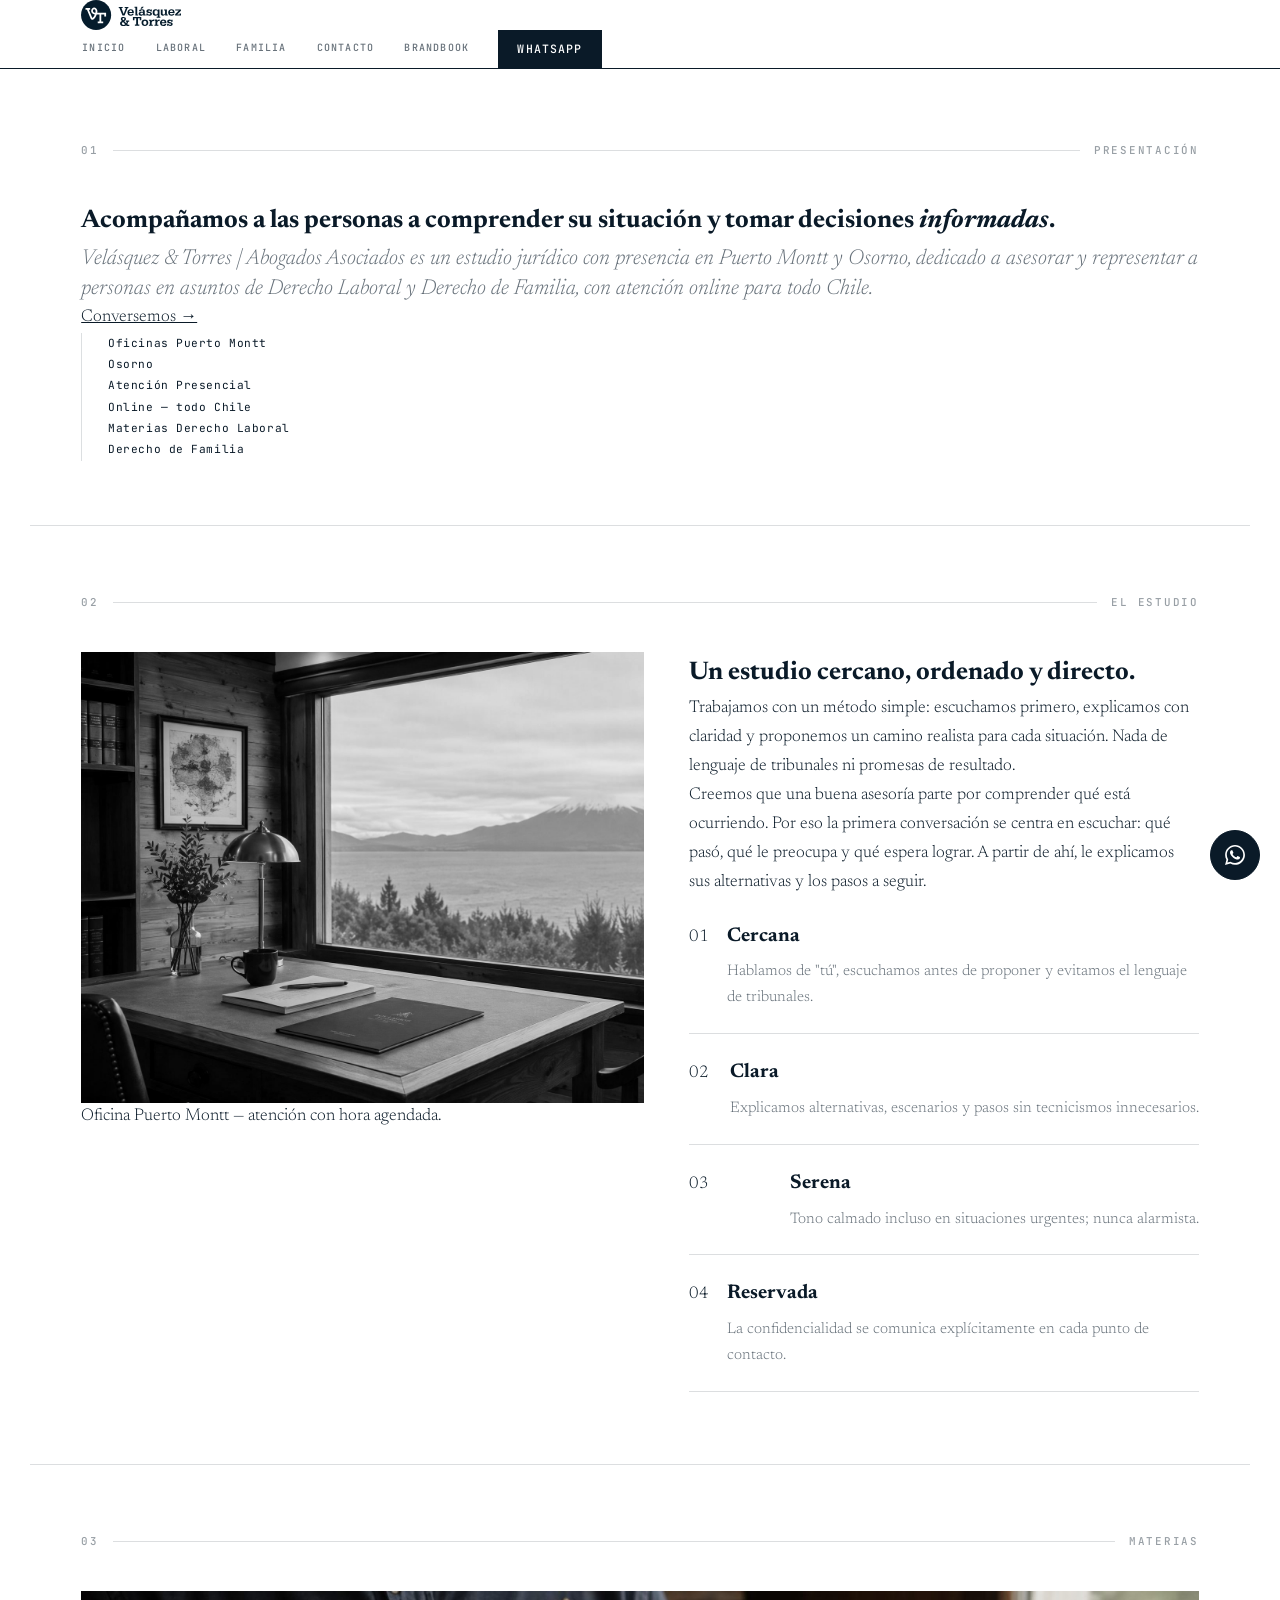
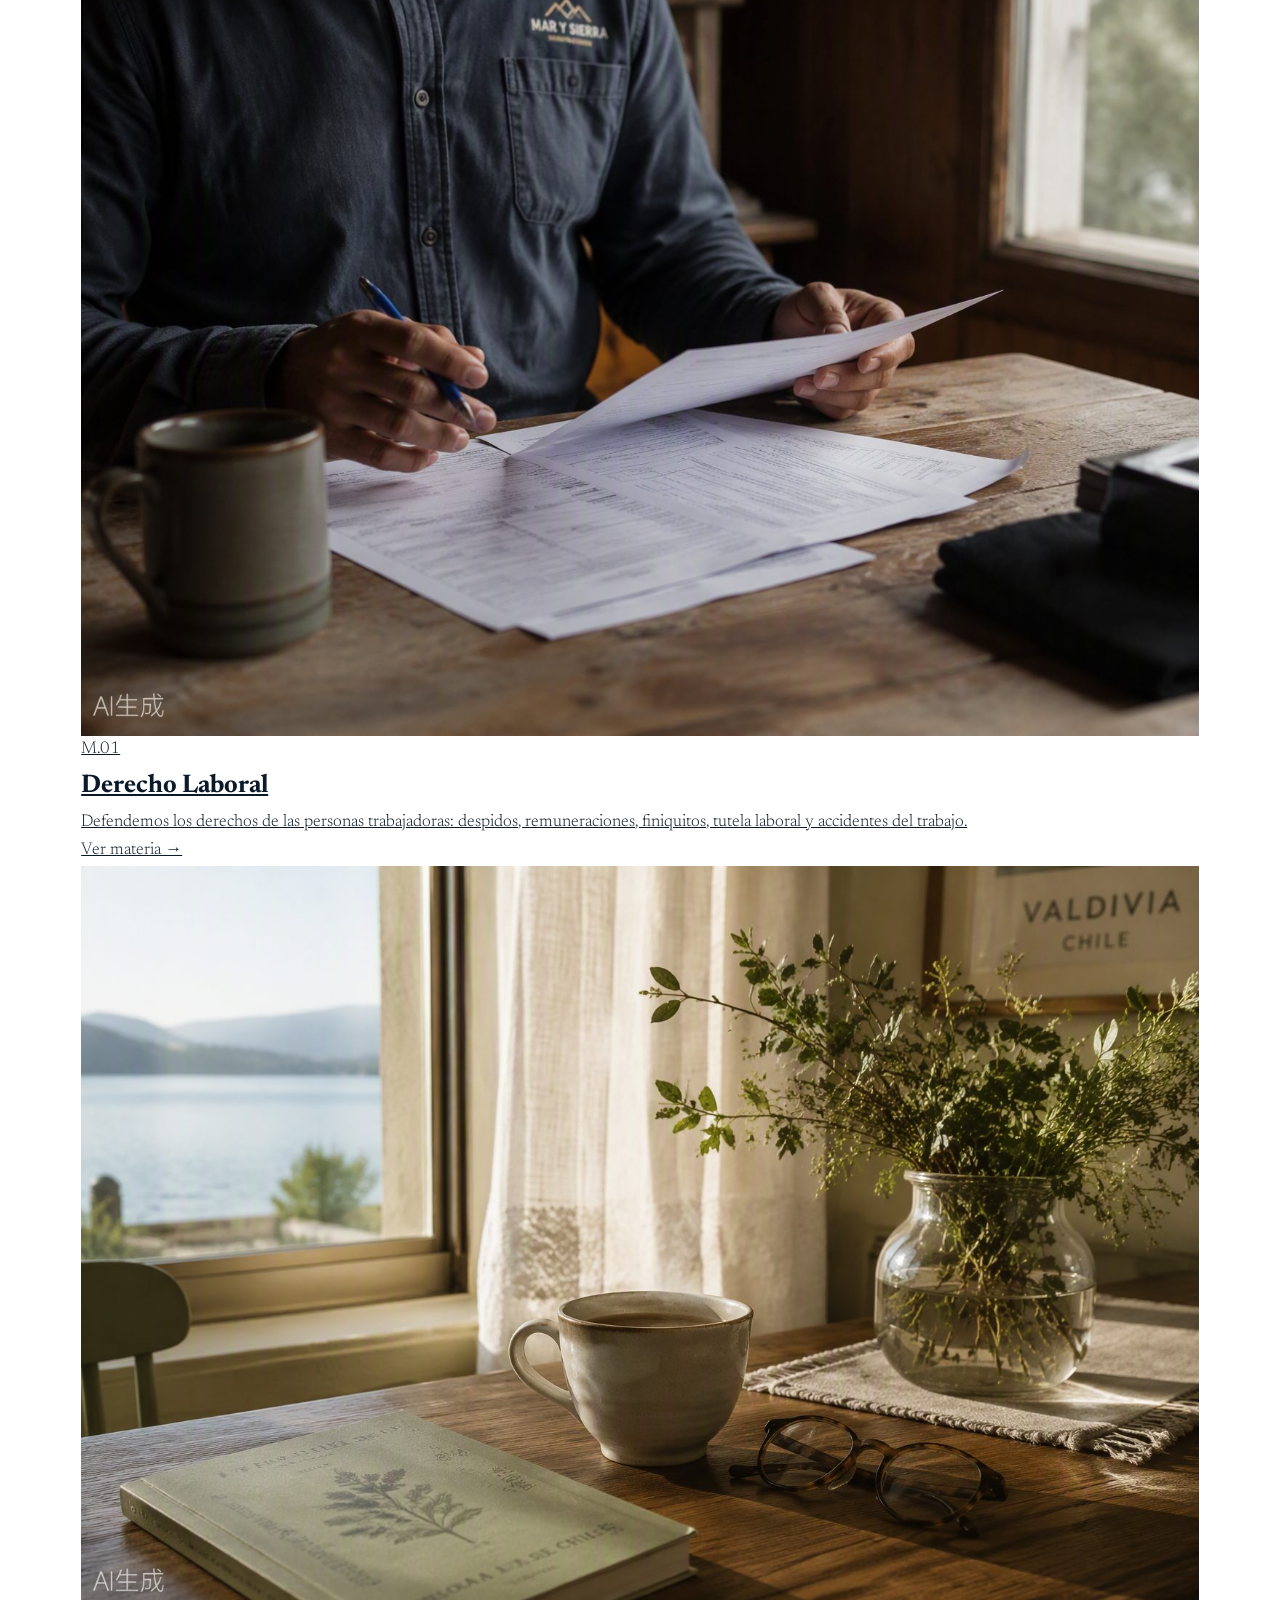
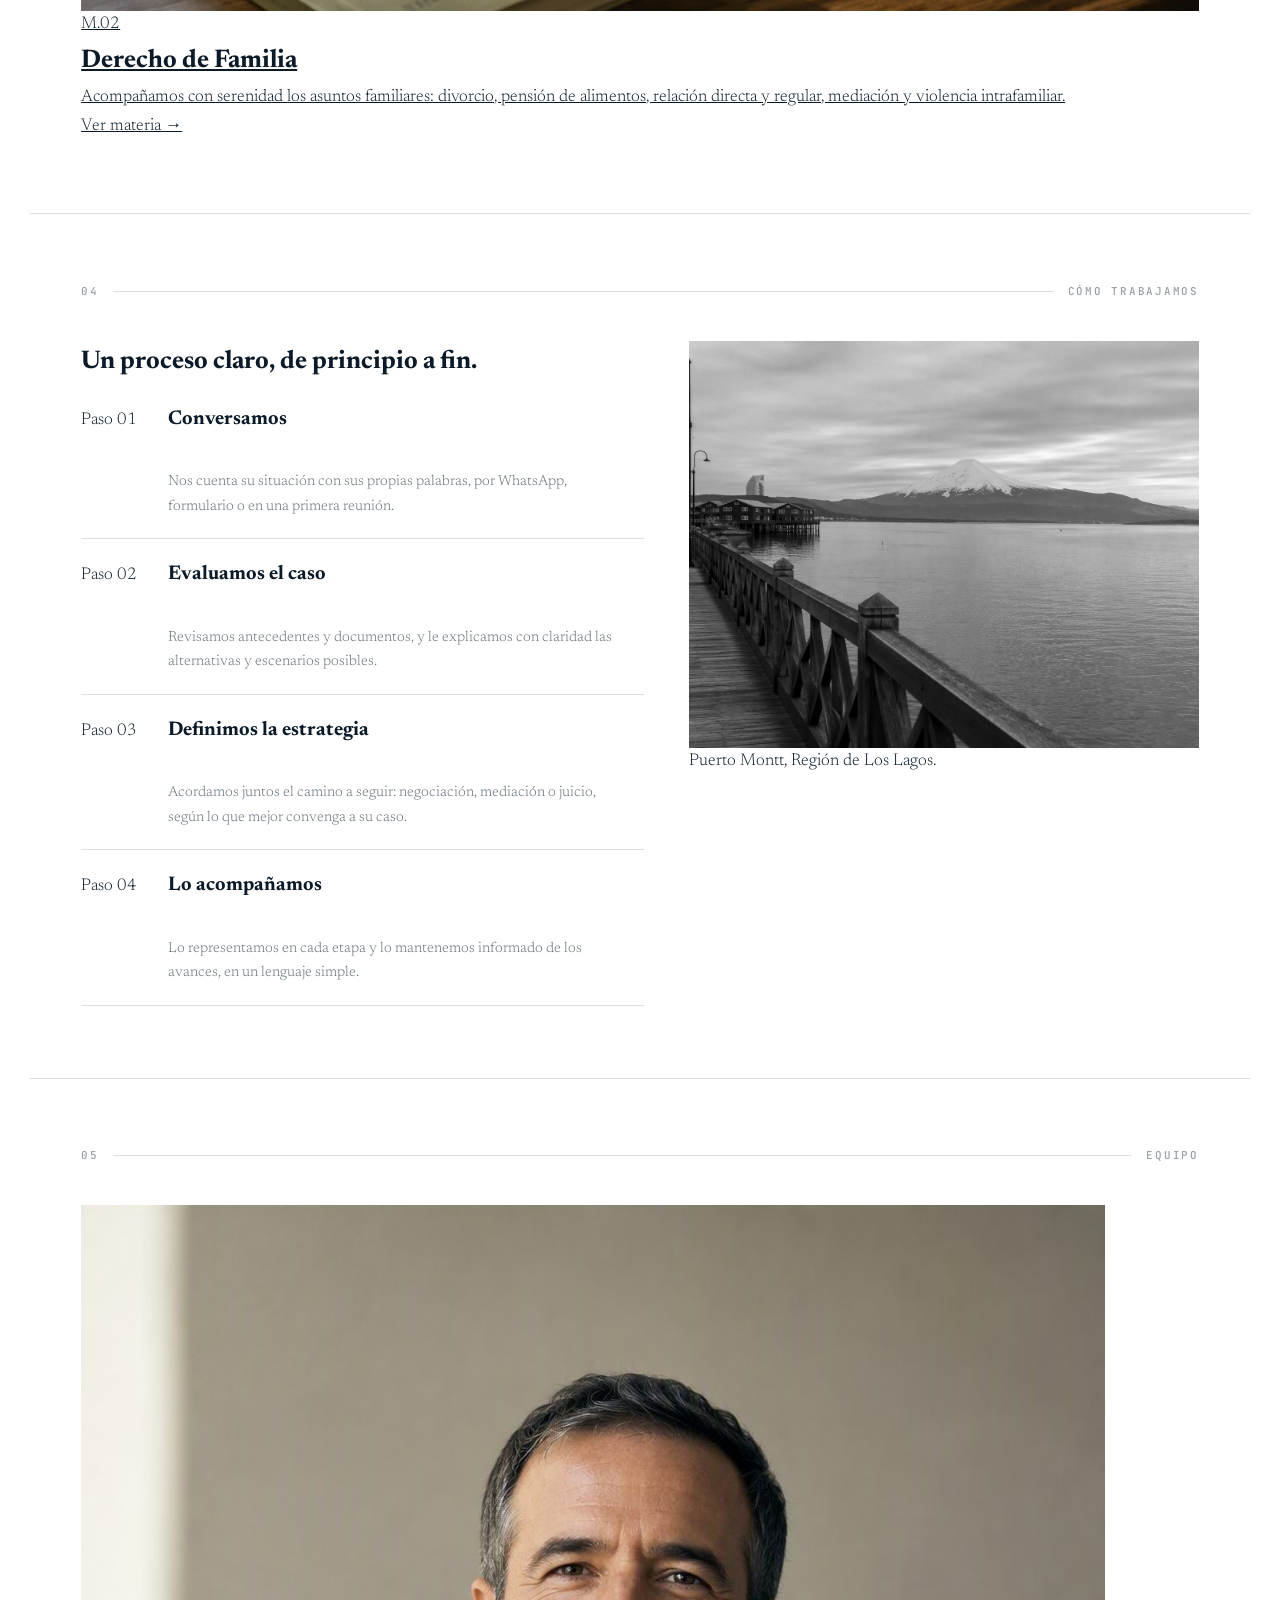
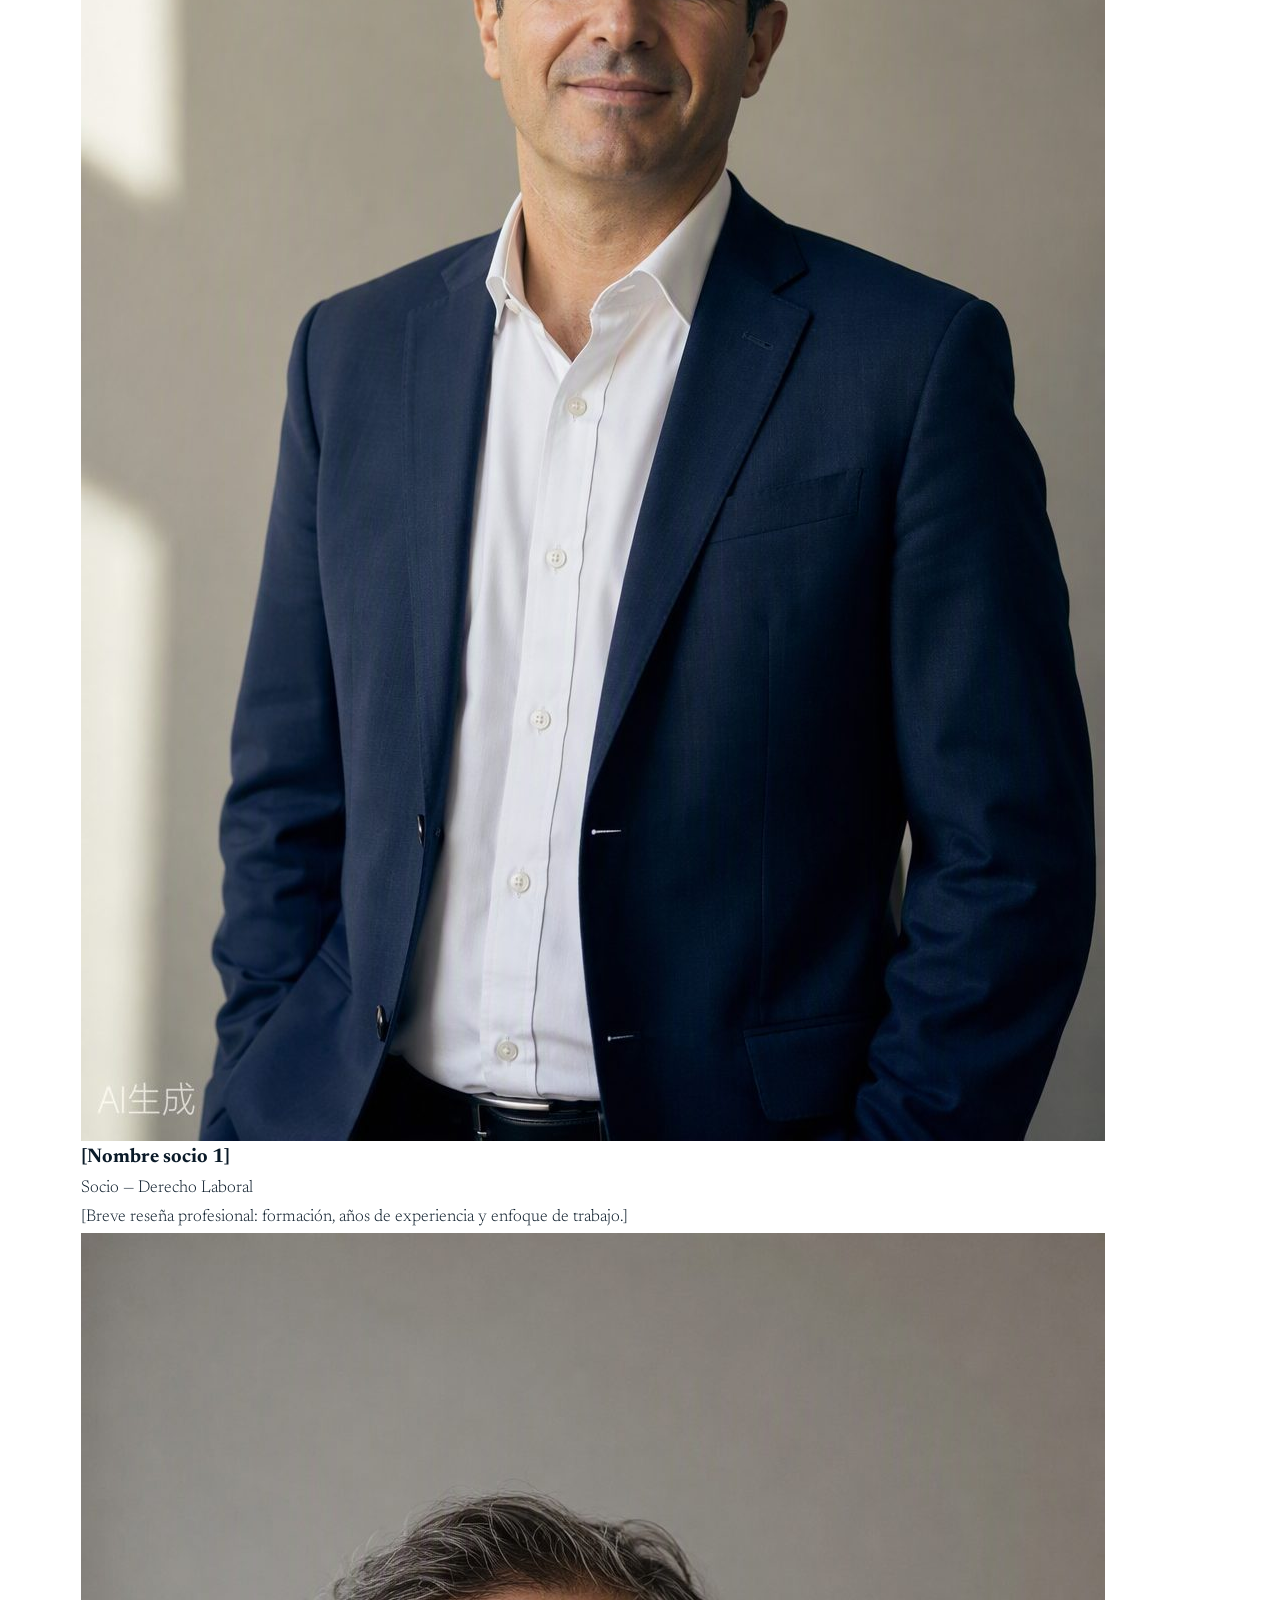
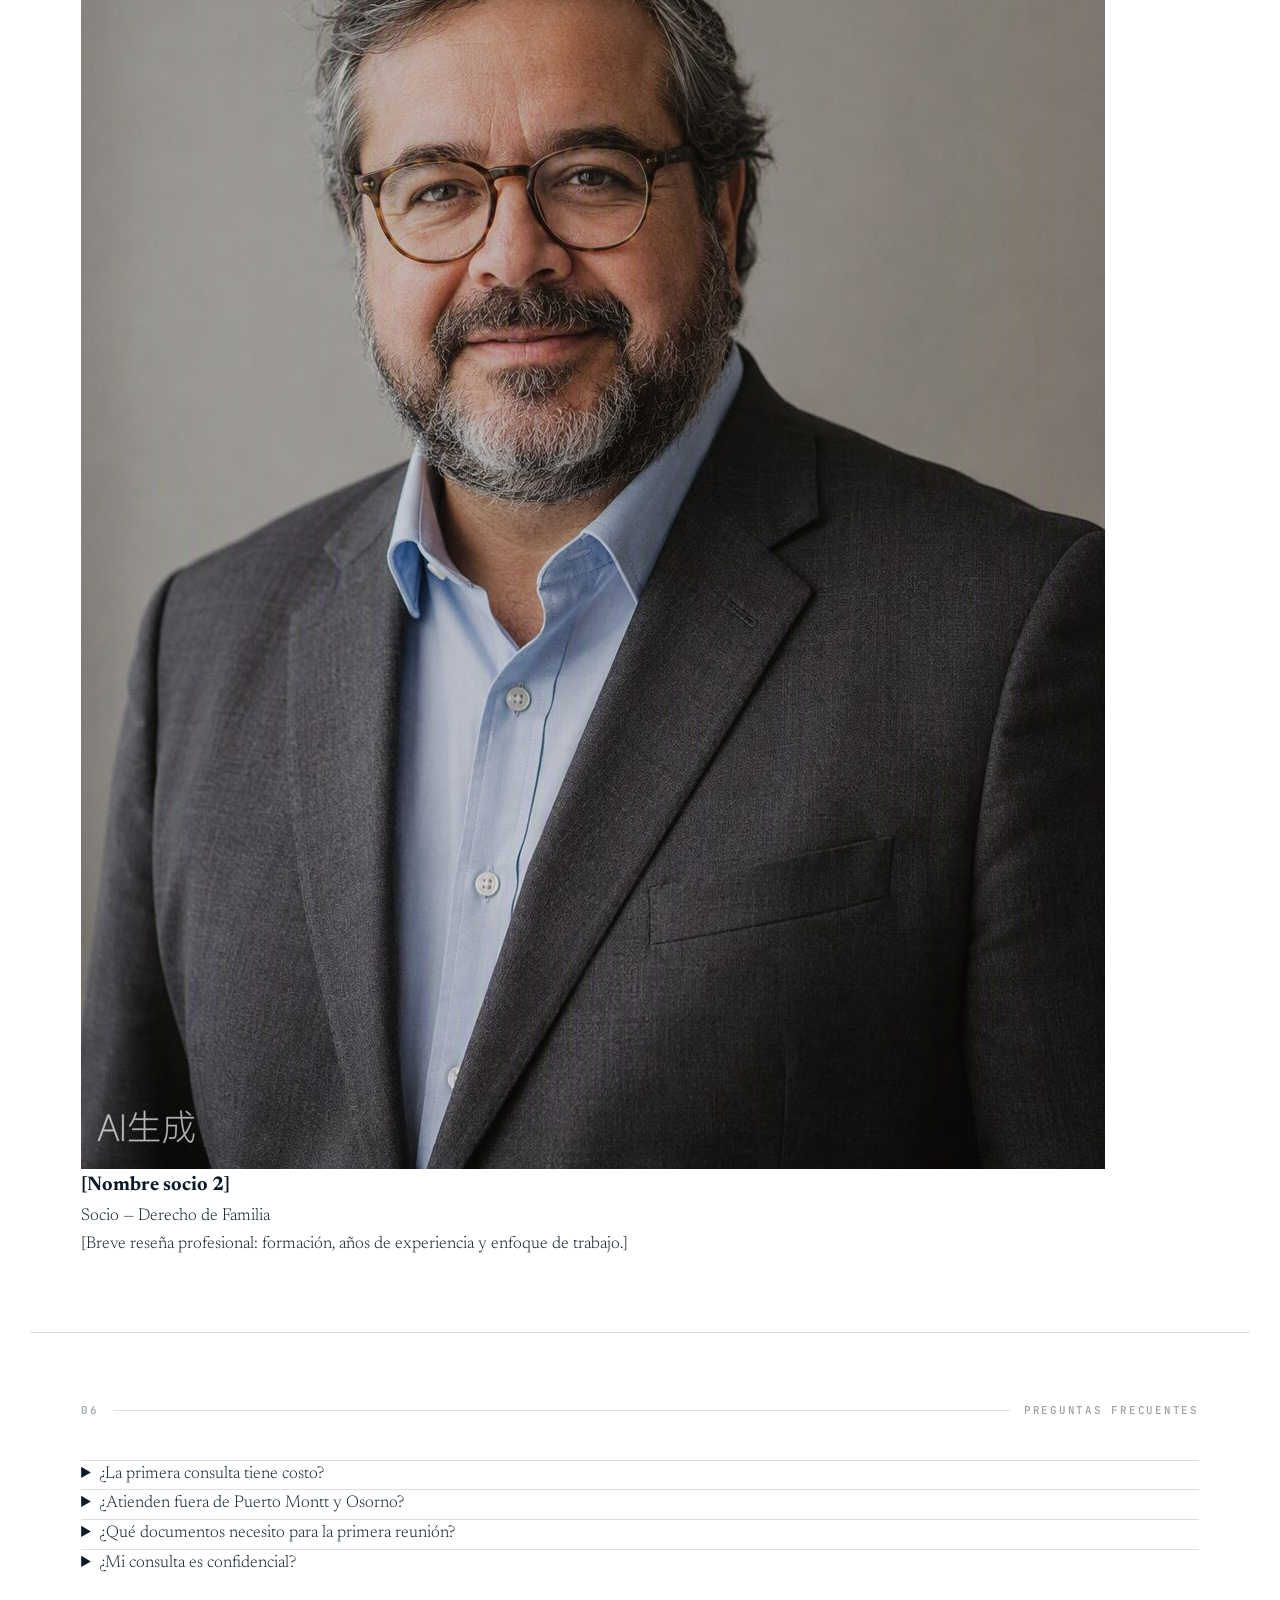
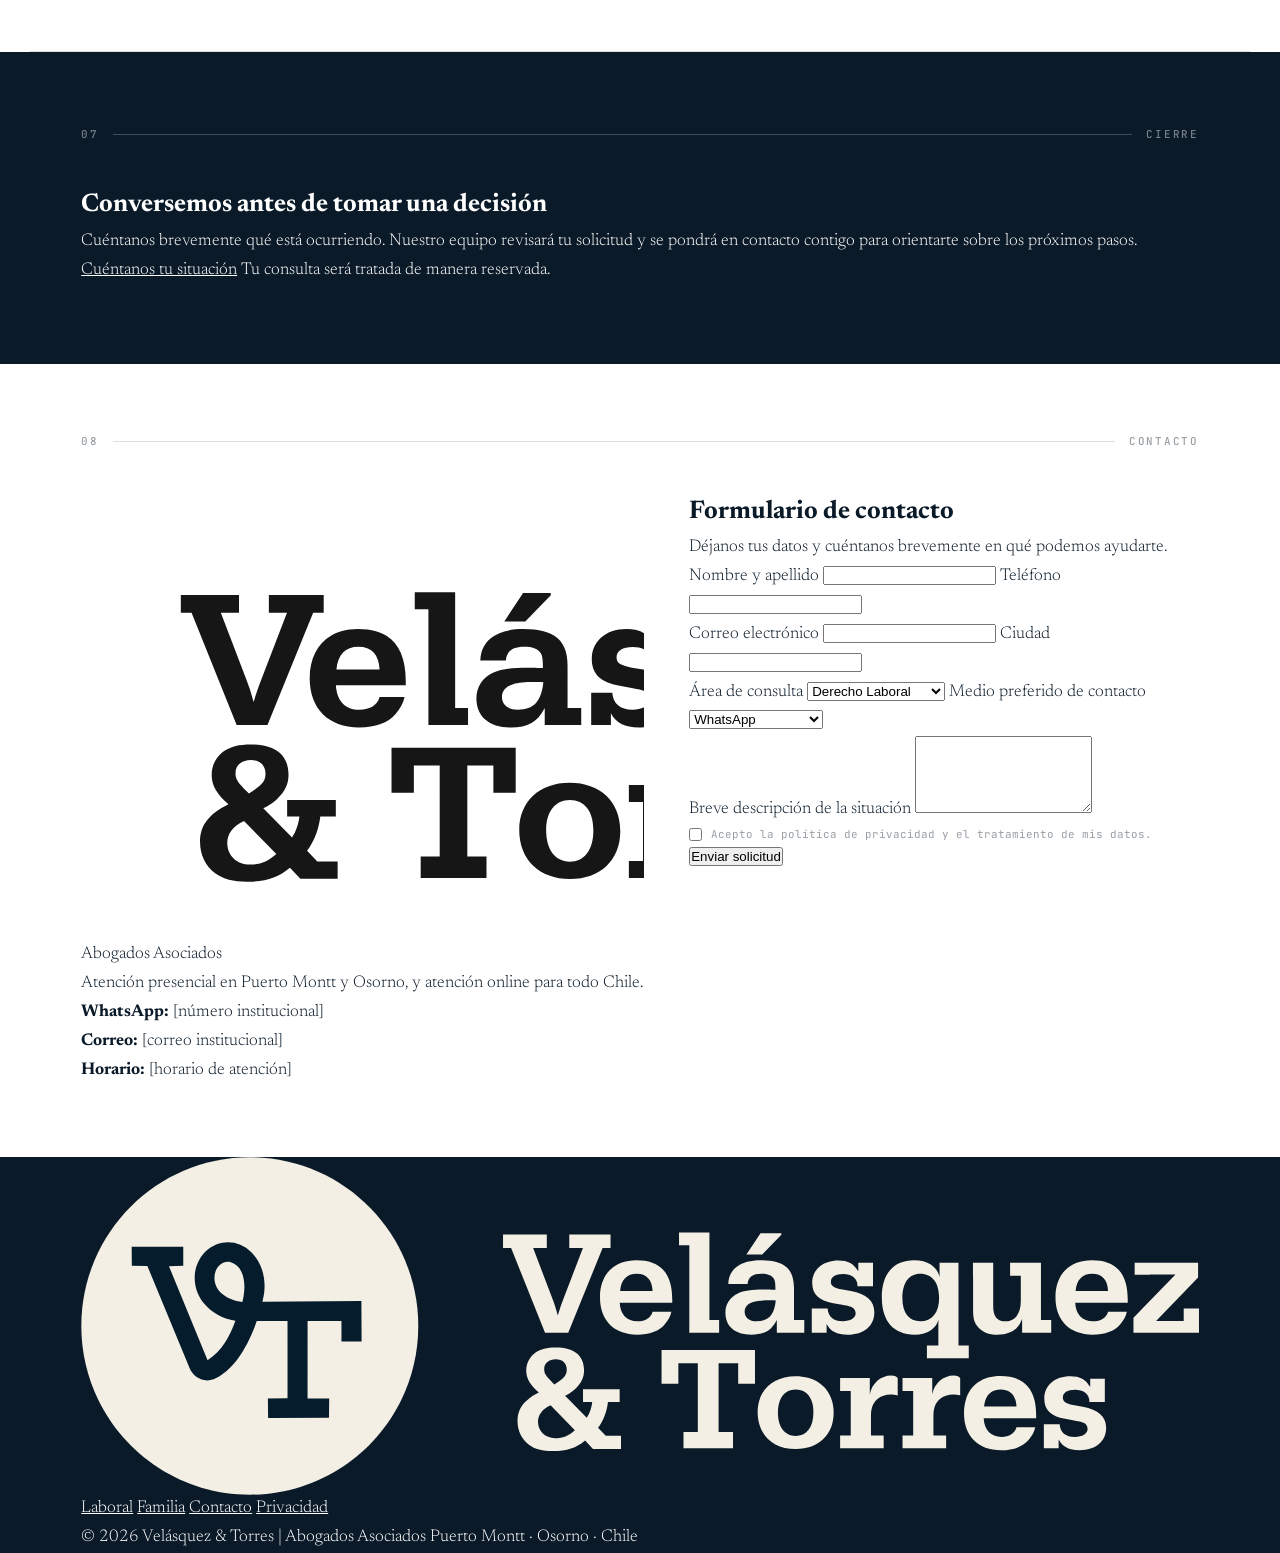
<file: index.html>
<!DOCTYPE html>
<html lang="es-CL">
<head>
<meta charset="UTF-8">
<meta name="viewport" content="width=device-width, initial-scale=1.0">
<title>Velásquez &amp; Torres | Abogados Asociados — Puerto Montt y Osorno</title>
<meta name="description" content="Estudio jurídico en Puerto Montt y Osorno. Asesoría y representación en Derecho Laboral y Derecho de Familia, con atención online para todo Chile.">
<link rel="icon" type="image/svg+xml" href="assets/logo.svg">
<link rel="preconnect" href="https://fonts.googleapis.com">
<link rel="preconnect" href="https://fonts.gstatic.com" crossorigin>
<link href="https://fonts.googleapis.com/css2?family=Newsreader:ital,opsz,wght@0,6..72,300;0,6..72,400;1,6..72,300&family=JetBrains+Mono:wght@400;500&display=swap" rel="stylesheet">
<link rel="stylesheet" href="css/styles.css">
</head>
<body>

<header class="site-header">
  <div class="wrap nav-wrap">
    <a class="brand" href="index.html">
      <img src="assets/logo.svg" alt="Velásquez &amp; Torres | Abogados Asociados">
    </a>
    <nav class="nav" aria-label="Principal">
      <a href="index.html">Inicio</a>
      <a href="laboral.html">Laboral</a>
      <a href="familia.html">Familia</a>
      <a href="index.html#contacto">Contacto</a>
      <a href="brandbook/index.html">Brandbook</a>
      <a class="btn-wa" href="https://wa.me/56900000000?text=Hola%2C%20me%20gustar%C3%ADa%20contarles%20mi%20situaci%C3%B3n." target="_blank" rel="noopener">WhatsApp</a>
    </nav>
    <button class="menu-toggle" aria-label="Abrir menú" aria-expanded="false">
      <span></span><span></span>
    </button>
  </div>
  <div class="mobile-menu" aria-label="Menú móvil">
    <a href="index.html">Inicio <span>01</span></a>
    <a href="laboral.html">Laboral <span>02</span></a>
    <a href="familia.html">Familia <span>03</span></a>
    <a href="index.html#contacto">Contacto <span>04</span></a>
    <a href="brandbook/index.html">Brandbook <span>05</span></a>
    <a class="btn-wa" href="https://wa.me/56900000000?text=Hola%2C%20me%20gustar%C3%ADa%20contarles%20mi%20situaci%C3%B3n." target="_blank" rel="noopener">WhatsApp</a>
  </div>
</header>

<main>

  <!-- 01 · HERO -->
  <section class="wrap hero">
    <div class="hero-main">
      <p class="sec-head"><span>01</span><span class="rule"></span><span>Presentación</span></p>
      <h1 class="reveal">Acompañamos a las personas a comprender su situación y tomar decisiones <em>informadas</em>.</h1>
      <p class="lede reveal">Velásquez &amp; Torres | Abogados Asociados es un estudio jurídico con presencia en Puerto Montt y Osorno, dedicado a asesorar y representar a personas en asuntos de Derecho Laboral y Derecho de Familia, con atención online para todo Chile.</p>
      <div class="hero-actions reveal">
        <a class="link-arrow" href="index.html#contacto">Conversemos &rarr;</a>
      </div>
    </div>
    <aside class="meta-col reveal">
      <div class="meta-group">
        <span class="meta-label">Oficinas</span>
        <span class="meta-value">Puerto Montt<br>Osorno</span>
      </div>
      <div class="meta-group">
        <span class="meta-label">Atención</span>
        <span class="meta-value">Presencial<br>Online — todo Chile</span>
      </div>
      <div class="meta-group">
        <span class="meta-label">Materias</span>
        <span class="meta-value">Derecho Laboral<br>Derecho de Familia</span>
      </div>
    </aside>
  </section>

  <!-- 02 · ESTUDIO -->
  <section class="wrap row-sec">
    <p class="sec-head"><span>02</span><span class="rule"></span><span>El estudio</span></p>
    <div class="split">
      <figure class="media reveal">
        <img src="assets/estudio.jpg" alt="Interior de la oficina del estudio en Puerto Montt" loading="lazy">
        <figcaption class="media-note">Oficina Puerto Montt — atención con hora agendada.</figcaption>
      </figure>
      <div class="split-body">
        <h2 class="reveal">Un estudio cercano, ordenado y directo.</h2>
        <p class="reveal">Trabajamos con un método simple: escuchamos primero, explicamos con claridad y proponemos un camino realista para cada situación. Nada de lenguaje de tribunales ni promesas de resultado.</p>
        <p class="reveal">Creemos que una buena asesoría parte por comprender qué está ocurriendo. Por eso la primera conversación se centra en escuchar: qué pasó, qué le preocupa y qué espera lograr. A partir de ahí, le explicamos sus alternativas y los pasos a seguir.</p>
        <div class="idx-list reveal">
          <div class="idx-item"><span class="idx-num">01</span><div><h3>Cercana</h3><p>Hablamos de "tú", escuchamos antes de proponer y evitamos el lenguaje de tribunales.</p></div></div>
          <div class="idx-item"><span class="idx-num">02</span><div><h3>Clara</h3><p>Explicamos alternativas, escenarios y pasos sin tecnicismos innecesarios.</p></div></div>
          <div class="idx-item"><span class="idx-num">03</span><div><h3>Serena</h3><p>Tono calmado incluso en situaciones urgentes; nunca alarmista.</p></div></div>
          <div class="idx-item"><span class="idx-num">04</span><div><h3>Reservada</h3><p>La confidencialidad se comunica explícitamente en cada punto de contacto.</p></div></div>
        </div>
      </div>
    </div>
  </section>

  <!-- 03 · MATERIAS -->
  <section class="wrap row-sec">
    <p class="sec-head"><span>03</span><span class="rule"></span><span>Materias</span></p>
    <div class="matter-grid">
      <a class="matter-card reveal" href="laboral.html">
        <figure class="media"><img src="assets/laboral.jpg" alt="Persona trabajadora revisando documentos" loading="lazy"></figure>
        <div class="matter-body">
          <span class="matter-idx">M.01</span>
          <h2>Derecho Laboral</h2>
          <p>Defendemos los derechos de las personas trabajadoras: despidos, remuneraciones, finiquitos, tutela laboral y accidentes del trabajo.</p>
          <span class="link-arrow">Ver materia &rarr;</span>
        </div>
      </a>
      <a class="matter-card reveal" href="familia.html">
        <figure class="media"><img src="assets/familia.jpg" alt="Manos entrelazadas de una familia" loading="lazy"></figure>
        <div class="matter-body">
          <span class="matter-idx">M.02</span>
          <h2>Derecho de Familia</h2>
          <p>Acompañamos con serenidad los asuntos familiares: divorcio, pensión de alimentos, relación directa y regular, mediación y violencia intrafamiliar.</p>
          <span class="link-arrow">Ver materia &rarr;</span>
        </div>
      </a>
    </div>
  </section>

  <!-- 04 · CÓMO TRABAJAMOS -->
  <section class="wrap row-sec">
    <p class="sec-head"><span>04</span><span class="rule"></span><span>Cómo trabajamos</span></p>
    <div class="split">
      <div class="split-body">
        <h2 class="reveal">Un proceso claro, de principio a fin.</h2>
        <div class="steps reveal">
          <div class="step">
            <span class="step-num">Paso 01</span>
            <h3>Conversamos</h3>
            <p>Nos cuenta su situación con sus propias palabras, por WhatsApp, formulario o en una primera reunión.</p>
          </div>
          <div class="step">
            <span class="step-num">Paso 02</span>
            <h3>Evaluamos el caso</h3>
            <p>Revisamos antecedentes y documentos, y le explicamos con claridad las alternativas y escenarios posibles.</p>
          </div>
          <div class="step">
            <span class="step-num">Paso 03</span>
            <h3>Definimos la estrategia</h3>
            <p>Acordamos juntos el camino a seguir: negociación, mediación o juicio, según lo que mejor convenga a su caso.</p>
          </div>
          <div class="step">
            <span class="step-num">Paso 04</span>
            <h3>Lo acompañamos</h3>
            <p>Lo representamos en cada etapa y lo mantenemos informado de los avances, en un lenguaje simple.</p>
          </div>
        </div>
      </div>
      <figure class="media reveal">
        <img src="assets/puerto-montt.jpg" alt="Vista de Puerto Montt y su costanera" loading="lazy">
        <figcaption class="media-note">Puerto Montt, Región de Los Lagos.</figcaption>
      </figure>
    </div>
  </section>

  <!-- 05 · EQUIPO -->
  <section class="wrap row-sec">
    <p class="sec-head"><span>05</span><span class="rule"></span><span>Equipo</span></p>
    <div class="team-grid">
      <article class="team-card reveal">
        <figure class="media"><img src="assets/retrato-erik.jpg" alt="Retrato de [Nombre socio 1]" loading="lazy"></figure>
        <h3>[Nombre socio 1]</h3>
        <span class="team-role">Socio — Derecho Laboral</span>
        <p>[Breve reseña profesional: formación, años de experiencia y enfoque de trabajo.]</p>
      </article>
      <article class="team-card reveal">
        <figure class="media"><img src="assets/retrato-carlos.jpg" alt="Retrato de [Nombre socio 2]" loading="lazy"></figure>
        <h3>[Nombre socio 2]</h3>
        <span class="team-role">Socio — Derecho de Familia</span>
        <p>[Breve reseña profesional: formación, años de experiencia y enfoque de trabajo.]</p>
      </article>
    </div>
  </section>

  <!-- 06 · PREGUNTAS FRECUENTES -->
  <section class="wrap row-sec">
    <p class="sec-head"><span>06</span><span class="rule"></span><span>Preguntas frecuentes</span></p>
    <div class="faq-list">
      <details class="faq reveal">
        <summary>¿La primera consulta tiene costo?</summary>
        <p>La primera conversación es breve y sin costo: nos permite comprender su situación y orientarlo sobre los próximos pasos. Si el caso requiere una evaluación más profunda, se lo indicamos con transparencia antes de generar cualquier cobro.</p>
      </details>
      <details class="faq reveal">
        <summary>¿Atienden fuera de Puerto Montt y Osorno?</summary>
        <p>Sí. Además de la atención presencial en ambas ciudades, trabajamos online con personas de todo Chile: reuniones por videollamada y gestión de documentos por medios digitales.</p>
      </details>
      <details class="faq reveal">
        <summary>¿Qué documentos necesito para la primera reunión?</summary>
        <p>Depende del caso. En materias laborales suele ser útil el contrato, liquidaciones de sueldo y finiquito si lo hay; en familia, certificados y resoluciones previas. Si no tiene todo, no se preocupe: partimos con lo que tenga.</p>
      </details>
      <details class="faq reveal">
        <summary>¿Mi consulta es confidencial?</summary>
        <p>Completamente. Todo lo que nos cuente queda protegido por el secreto profesional, incluso si finalmente decide no trabajar con nosotros.</p>
      </details>
    </div>
  </section>

  <!-- 07 · CIERRE (OSCURO) -->
  <section class="dark-row">
    <div class="wrap">
      <p class="sec-head"><span>07</span><span class="rule"></span><span>Cierre</span></p>
      <h2 class="reveal">Conversemos antes de tomar una decisión</h2>
      <p class="reveal">Cuéntanos brevemente qué está ocurriendo. Nuestro equipo revisará tu solicitud y se pondrá en contacto contigo para orientarte sobre los próximos pasos.</p>
      <div class="dark-actions reveal">
        <a class="btn-outline" href="https://wa.me/56900000000?text=Hola%2C%20me%20gustar%C3%ADa%20contarles%20mi%20situaci%C3%B3n." target="_blank" rel="noopener">Cuéntanos tu situación</a>
        <span class="dark-note">Tu consulta será tratada de manera reservada.</span>
      </div>
    </div>
  </section>

  <!-- 08 · CONTACTO -->
  <section class="wrap row-sec" id="contacto" style="border-bottom:0">
    <p class="sec-head"><span>08</span><span class="rule"></span><span>Contacto</span></p>
    <div class="split">
      <div class="split-body">
        <img class="contact-logo" src="assets/logo.svg" alt="Velásquez &amp; Torres">
        <p class="contact-tag">Abogados Asociados</p>
        <p class="reveal">Atención presencial en Puerto Montt y Osorno, y atención online para todo Chile.</p>
        <div class="contact-data reveal">
          <p><strong>WhatsApp:</strong> [número institucional]</p>
          <p><strong>Correo:</strong> [correo institucional]</p>
          <p><strong>Horario:</strong> [horario de atención]</p>
        </div>
      </div>
      <form class="contact-form reveal" action="#" method="post">
        <h2>Formulario de contacto</h2>
        <p class="form-lede">Déjanos tus datos y cuéntanos brevemente en qué podemos ayudarte.</p>
        <div class="field-row">
          <label>Nombre y apellido
            <input type="text" name="nombre" autocomplete="name" required>
          </label>
          <label>Teléfono
            <input type="tel" name="telefono" autocomplete="tel">
          </label>
        </div>
        <div class="field-row">
          <label>Correo electrónico
            <input type="email" name="email" autocomplete="email" required>
          </label>
          <label>Ciudad
            <input type="text" name="ciudad" autocomplete="address-level2">
          </label>
        </div>
        <div class="field-row">
          <label>Área de consulta
            <select name="area">
              <option>Derecho Laboral</option>
              <option>Derecho de Familia</option>
              <option>Otra consulta</option>
            </select>
          </label>
          <label>Medio preferido de contacto
            <select name="medio">
              <option>WhatsApp</option>
              <option>Correo electrónico</option>
              <option>Llamada telefónica</option>
            </select>
          </label>
        </div>
        <label>Breve descripción de la situación
          <textarea name="mensaje" rows="5"></textarea>
        </label>
        <label class="consent">
          <input type="checkbox" name="consentimiento" required>
          <span>Acepto la política de privacidad y el tratamiento de mis datos.</span>
        </label>
        <button type="submit" class="btn-solid">Enviar solicitud</button>
      </form>
    </div>
  </section>

</main>

<footer class="site-footer">
  <div class="wrap footer-grid">
    <img src="assets/logo-cream.svg" alt="Velásquez &amp; Torres | Abogados Asociados">
    <nav aria-label="Pie de página">
      <a href="laboral.html">Laboral</a>
      <a href="familia.html">Familia</a>
      <a href="index.html#contacto">Contacto</a>
      <a href="#">Privacidad</a>
    </nav>
  </div>
  <div class="wrap footer-base">
    <span>&copy; 2026 Velásquez &amp; Torres | Abogados Asociados</span>
    <span>Puerto Montt · Osorno · Chile</span>
  </div>
</footer>

<a class="wa-float" href="https://wa.me/56900000000?text=Hola%2C%20me%20gustar%C3%ADa%20contarles%20mi%20situaci%C3%B3n." target="_blank" rel="noopener" aria-label="Conversar por WhatsApp">
  <svg viewBox="0 0 24 24" fill="currentColor" aria-hidden="true"><path d="M12.04 2c-5.46 0-9.91 4.45-9.91 9.91 0 1.75.46 3.45 1.32 4.95L2.05 22l5.25-1.38c1.45.79 3.08 1.21 4.74 1.21 5.46 0 9.91-4.45 9.91-9.91S17.5 2 12.04 2zm0 18.03c-1.48 0-2.93-.4-4.2-1.15l-.3-.18-3.12.82.83-3.04-.2-.31a8.26 8.26 0 0 1-1.26-4.38c0-4.54 3.7-8.24 8.25-8.24 4.54 0 8.24 3.7 8.24 8.24 0 4.55-3.7 8.24-8.24 8.24zm4.52-6.16c-.25-.12-1.47-.72-1.69-.81-.23-.08-.39-.12-.56.13-.16.24-.64.8-.78.97-.14.16-.29.18-.54.06-.25-.12-1.05-.39-2-1.23-.74-.66-1.23-1.47-1.38-1.72-.14-.25-.02-.38.11-.51.11-.11.25-.29.37-.43.12-.14.16-.25.25-.41.08-.17.04-.31-.02-.43-.06-.12-.56-1.34-.76-1.84-.2-.48-.41-.42-.56-.43h-.48c-.17 0-.43.06-.66.31-.22.25-.86.85-.86 2.07 0 1.22.89 2.4 1.01 2.56.12.17 1.75 2.67 4.23 3.74.59.26 1.05.41 1.41.52.59.19 1.13.16 1.56.1.48-.07 1.47-.6 1.67-1.18.21-.58.21-1.07.14-1.18-.06-.1-.22-.16-.47-.28z"/></svg>
</a>

<script src="js/main.js" defer></script>
</body>
</html>
</file>
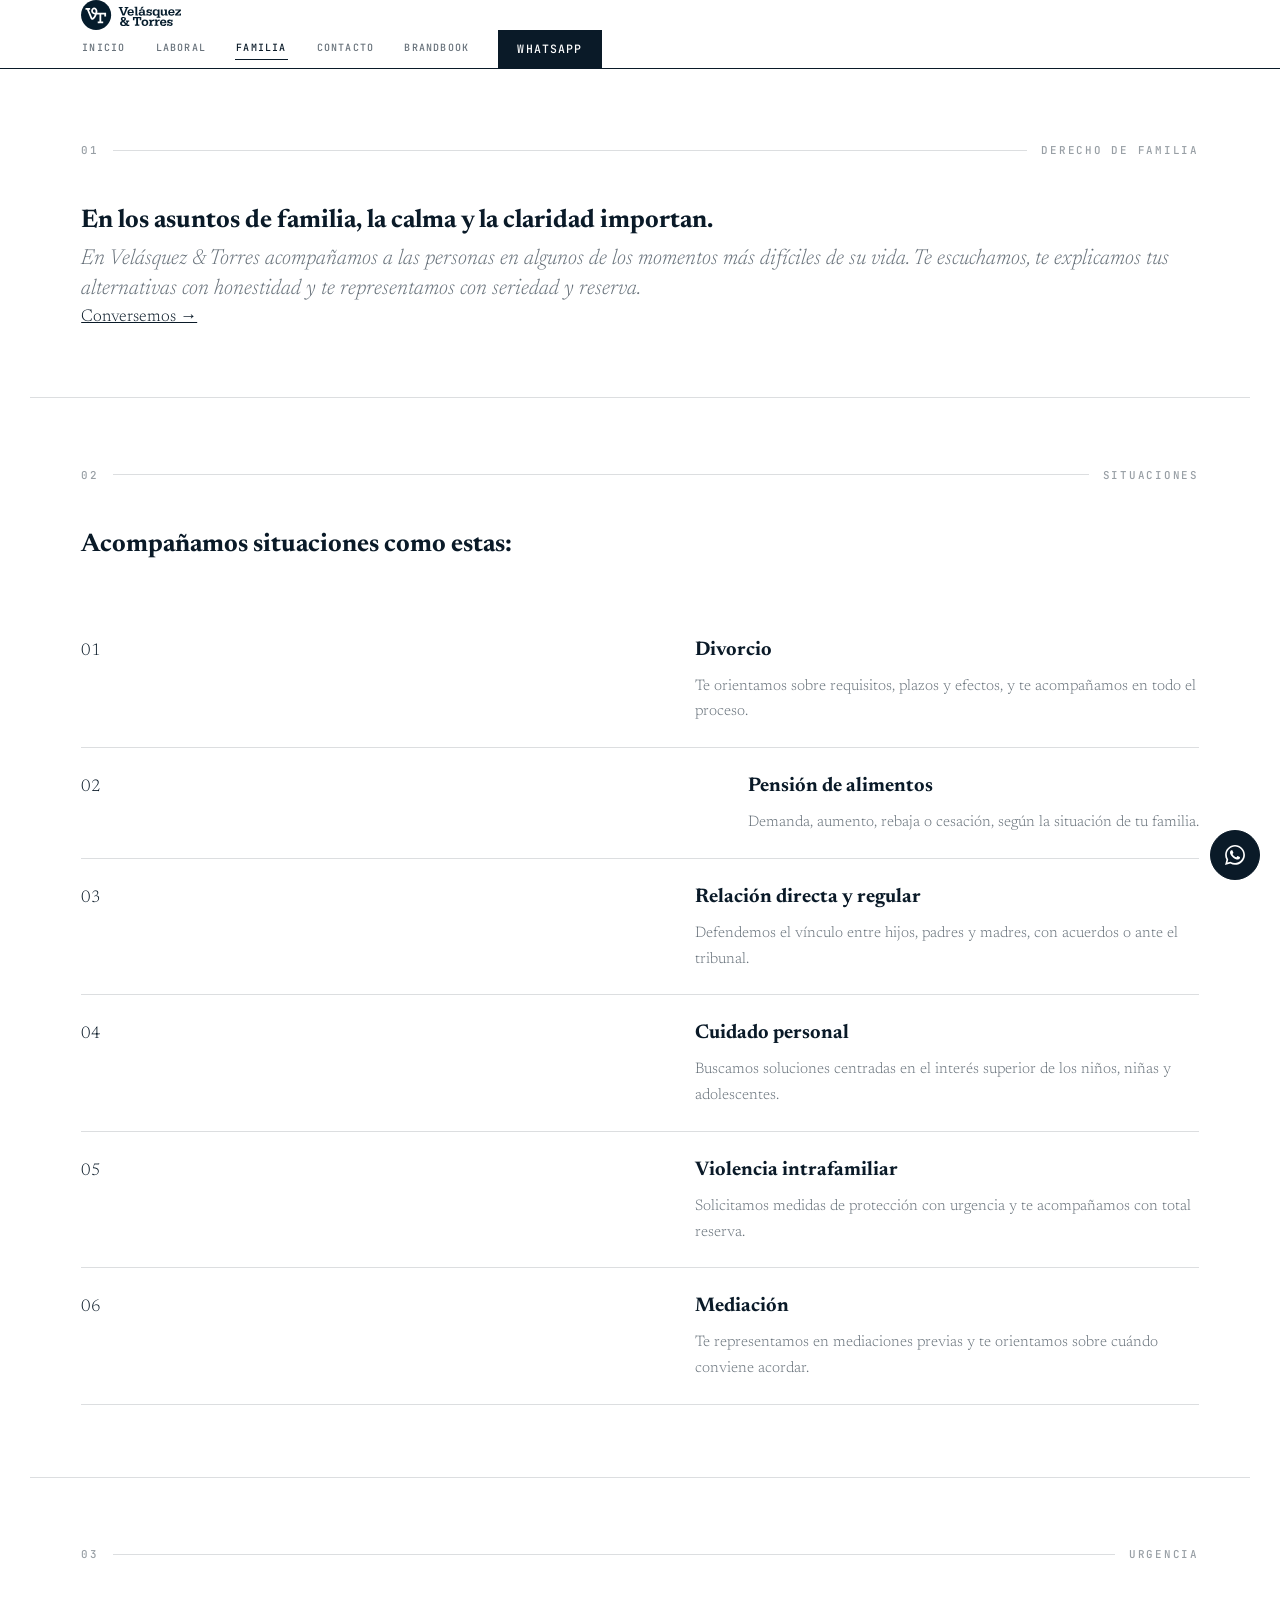
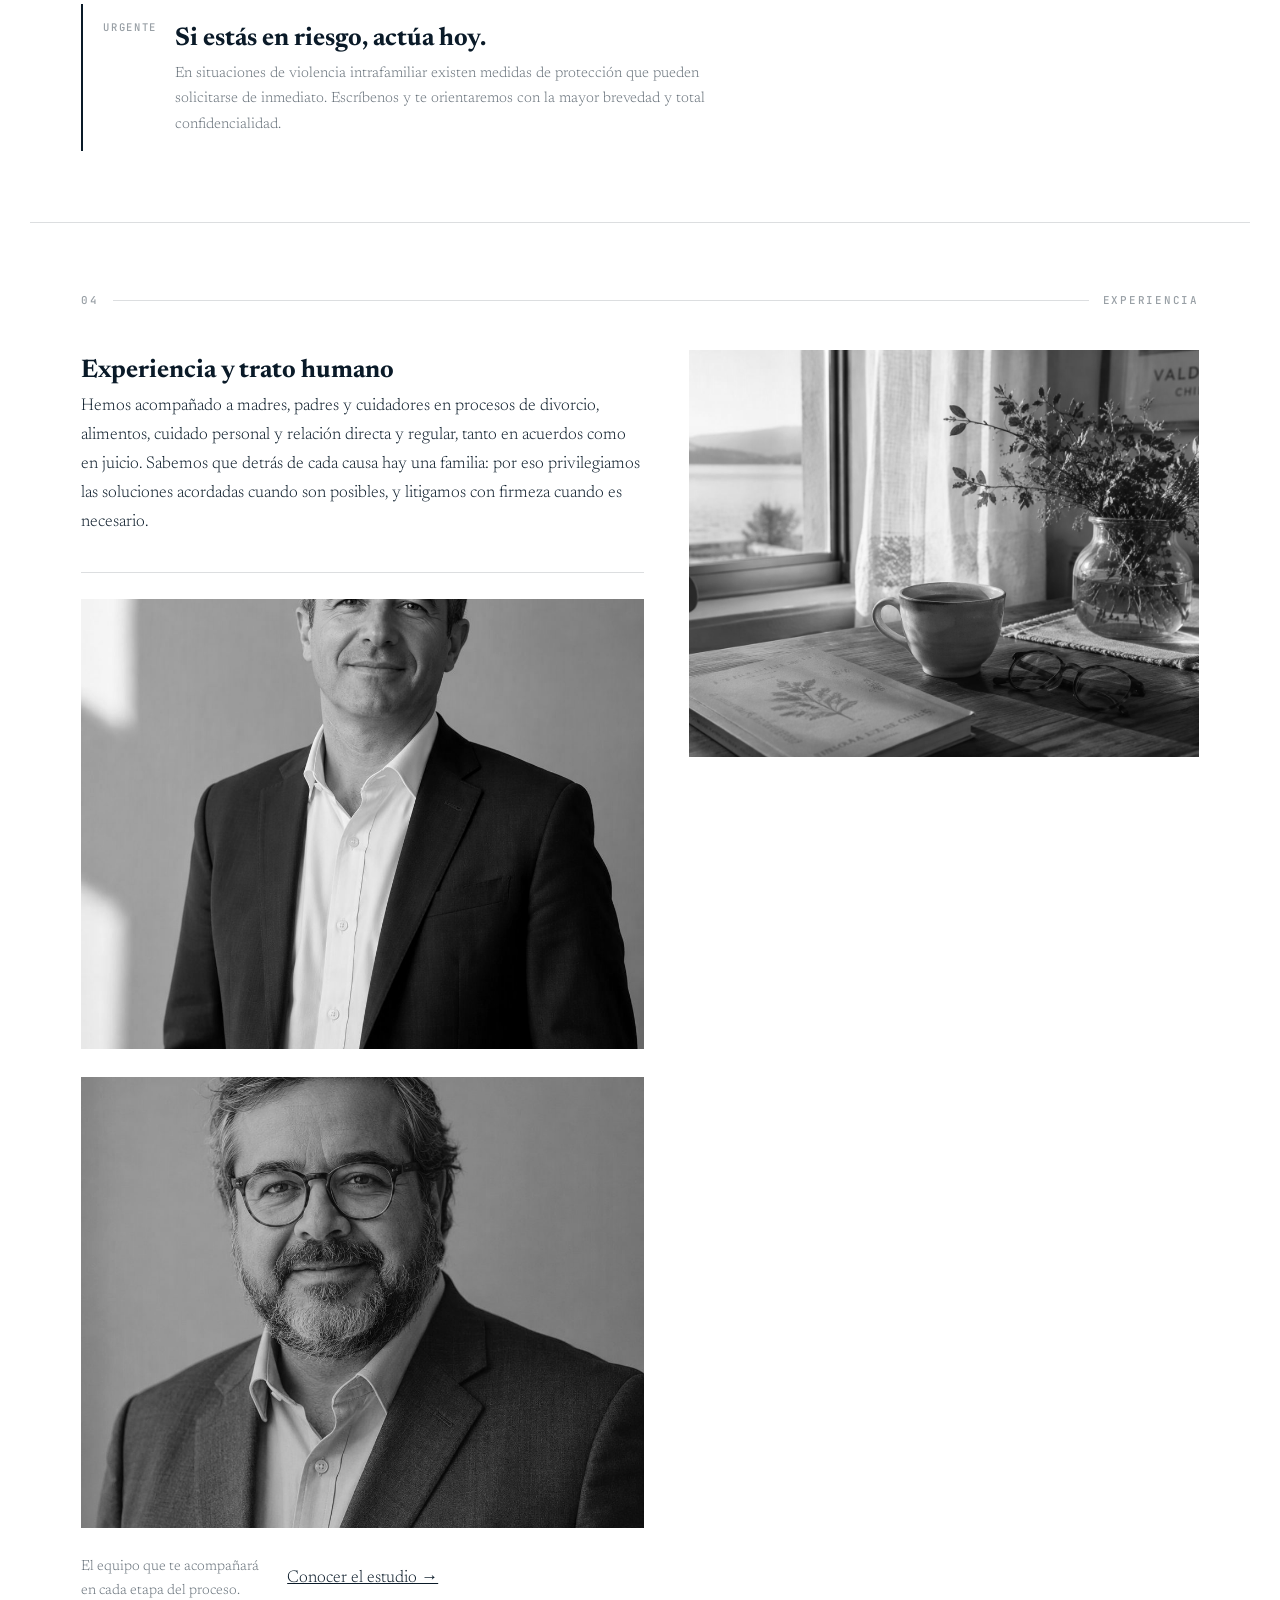
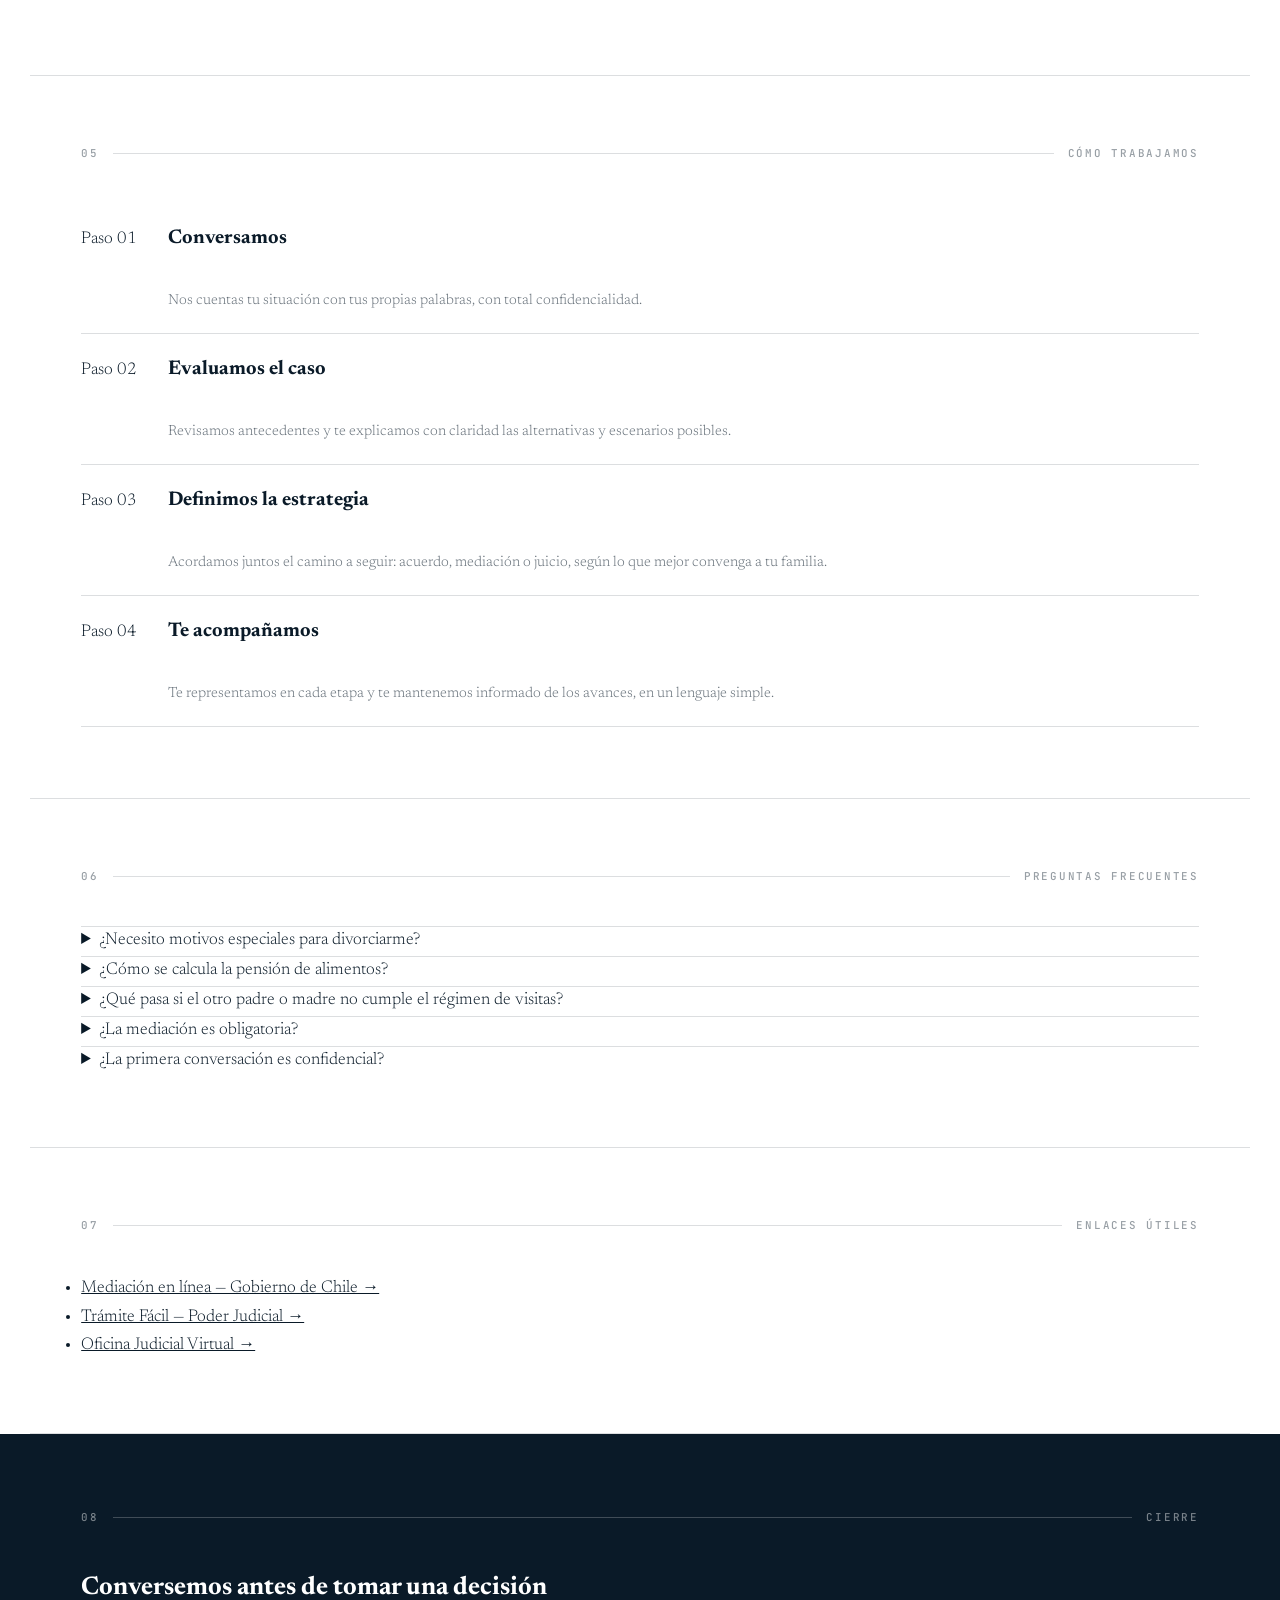
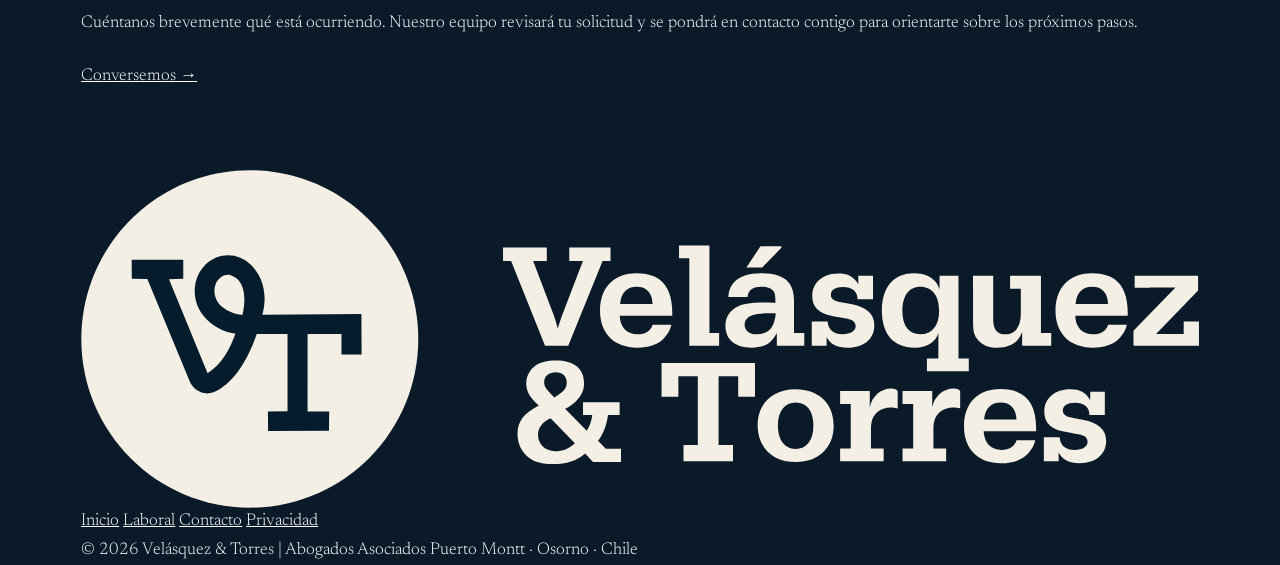
<file: familia.html>
<!DOCTYPE html>
<html lang="es-CL">
<head>
<meta charset="UTF-8">
<meta name="viewport" content="width=device-width, initial-scale=1.0">
<title>Derecho de Familia | Velásquez &amp; Torres — Abogados Asociados</title>
<meta name="description" content="Acompañamos con serenidad los asuntos familiares: divorcio, pensión de alimentos, relación directa y regular, mediación y violencia intrafamiliar. Puerto Montt, Osorno y online.">
<link rel="icon" type="image/svg+xml" href="assets/logo.svg">
<link rel="preconnect" href="https://fonts.googleapis.com">
<link rel="preconnect" href="https://fonts.gstatic.com" crossorigin>
<link href="https://fonts.googleapis.com/css2?family=Newsreader:ital,opsz,wght@0,6..72,300;0,6..72,400;1,6..72,300&family=JetBrains+Mono:wght@400;500&display=swap" rel="stylesheet">
<link rel="stylesheet" href="css/styles.css">
</head>
<body>

<header class="site-header">
  <div class="wrap nav-wrap">
    <a class="brand" href="index.html">
      <img src="assets/logo.svg" alt="Velásquez &amp; Torres | Abogados Asociados">
    </a>
    <nav class="nav" aria-label="Principal">
      <a href="index.html">Inicio</a>
      <a href="laboral.html">Laboral</a>
      <a href="familia.html" aria-current="page">Familia</a>
      <a href="index.html#contacto">Contacto</a>
      <a href="brandbook/index.html">Brandbook</a>
      <a class="btn-wa" href="https://wa.me/56900000000?text=Hola%2C%20me%20gustar%C3%ADa%20contarles%20mi%20situaci%C3%B3n%20familiar." target="_blank" rel="noopener">WhatsApp</a>
    </nav>
    <button class="menu-toggle" aria-label="Abrir menú" aria-expanded="false">
      <span></span><span></span>
    </button>
  </div>
  <div class="mobile-menu" aria-label="Menú móvil">
    <a href="index.html">Inicio <span>01</span></a>
    <a href="laboral.html">Laboral <span>02</span></a>
    <a href="familia.html" aria-current="page">Familia <span>03</span></a>
    <a href="index.html#contacto">Contacto <span>04</span></a>
    <a href="brandbook/index.html">Brandbook <span>05</span></a>
    <a class="btn-wa" href="https://wa.me/56900000000?text=Hola%2C%20me%20gustar%C3%ADa%20contarles%20mi%20situaci%C3%B3n%20familiar." target="_blank" rel="noopener">WhatsApp</a>
  </div>
</header>

<main>

  <!-- 01 · HERO -->
  <section class="wrap hero">
    <div class="hero-main">
      <p class="sec-head"><span>01</span><span class="rule"></span><span>Derecho de Familia</span></p>
      <h1 class="reveal">En los asuntos de familia, la calma y la claridad importan.</h1>
      <p class="lede reveal">En Velásquez &amp; Torres acompañamos a las personas en algunos de los momentos más difíciles de su vida. Te escuchamos, te explicamos tus alternativas con honestidad y te representamos con seriedad y reserva.</p>
      <div class="hero-actions reveal">
        <a class="link-arrow" href="index.html#contacto">Conversemos &rarr;</a>
      </div>
    </div>
  </section>

  <!-- 02 · SITUACIONES -->
  <section class="wrap row-sec">
    <p class="sec-head"><span>02</span><span class="rule"></span><span>Situaciones</span></p>
    <h2 class="reveal" style="margin-bottom:clamp(26px,3.6vw,44px)">Acompañamos situaciones como estas:</h2>
    <div class="idx-list reveal">
      <div class="idx-item"><span class="idx-num">01</span><div><h3>Divorcio</h3><p>Te orientamos sobre requisitos, plazos y efectos, y te acompañamos en todo el proceso.</p></div></div>
      <div class="idx-item"><span class="idx-num">02</span><div><h3>Pensión de alimentos</h3><p>Demanda, aumento, rebaja o cesación, según la situación de tu familia.</p></div></div>
      <div class="idx-item"><span class="idx-num">03</span><div><h3>Relación directa y regular</h3><p>Defendemos el vínculo entre hijos, padres y madres, con acuerdos o ante el tribunal.</p></div></div>
      <div class="idx-item"><span class="idx-num">04</span><div><h3>Cuidado personal</h3><p>Buscamos soluciones centradas en el interés superior de los niños, niñas y adolescentes.</p></div></div>
      <div class="idx-item"><span class="idx-num">05</span><div><h3>Violencia intrafamiliar</h3><p>Solicitamos medidas de protección con urgencia y te acompañamos con total reserva.</p></div></div>
      <div class="idx-item"><span class="idx-num">06</span><div><h3>Mediación</h3><p>Te representamos en mediaciones previas y te orientamos sobre cuándo conviene acordar.</p></div></div>
    </div>
  </section>

  <!-- 03 · URGENCIA -->
  <section class="wrap row-sec">
    <p class="sec-head"><span>03</span><span class="rule"></span><span>Urgencia</span></p>
    <div class="urgent reveal">
      <span class="tag">Urgente</span>
      <div>
        <h2>Si estás en riesgo, actúa hoy.</h2>
        <p>En situaciones de violencia intrafamiliar existen medidas de protección que pueden solicitarse de inmediato. Escríbenos y te orientaremos con la mayor brevedad y total confidencialidad.</p>
      </div>
    </div>
  </section>

  <!-- 04 · EXPERIENCIA -->
  <section class="wrap row-sec">
    <p class="sec-head"><span>04</span><span class="rule"></span><span>Experiencia</span></p>
    <div class="split">
      <div class="split-body">
        <h2 class="reveal">Experiencia y trato humano</h2>
        <p class="reveal">Hemos acompañado a madres, padres y cuidadores en procesos de divorcio, alimentos, cuidado personal y relación directa y regular, tanto en acuerdos como en juicio. Sabemos que detrás de cada causa hay una familia: por eso privilegiamos las soluciones acordadas cuando son posibles, y litigamos con firmeza cuando es necesario.</p>
        <div class="trust-strip reveal">
          <img src="assets/retrato-erik.jpg" alt="Retrato de [Nombre socio 1]" loading="lazy">
          <img src="assets/retrato-carlos.jpg" alt="Retrato de [Nombre socio 2]" loading="lazy">
          <span class="who">El equipo que te acompañará<br>en cada etapa del proceso.</span>
          <a class="link-arrow" href="index.html">Conocer el estudio &rarr;</a>
        </div>
      </div>
      <figure class="media reveal">
        <img src="assets/familia.jpg" alt="Manos entrelazadas de una familia" loading="lazy">
      </figure>
    </div>
  </section>

  <!-- 05 · CÓMO TRABAJAMOS -->
  <section class="wrap row-sec">
    <p class="sec-head"><span>05</span><span class="rule"></span><span>Cómo trabajamos</span></p>
    <div class="steps reveal">
      <div class="step">
        <span class="step-num">Paso 01</span>
        <h3>Conversamos</h3>
        <p>Nos cuentas tu situación con tus propias palabras, con total confidencialidad.</p>
      </div>
      <div class="step">
        <span class="step-num">Paso 02</span>
        <h3>Evaluamos el caso</h3>
        <p>Revisamos antecedentes y te explicamos con claridad las alternativas y escenarios posibles.</p>
      </div>
      <div class="step">
        <span class="step-num">Paso 03</span>
        <h3>Definimos la estrategia</h3>
        <p>Acordamos juntos el camino a seguir: acuerdo, mediación o juicio, según lo que mejor convenga a tu familia.</p>
      </div>
      <div class="step">
        <span class="step-num">Paso 04</span>
        <h3>Te acompañamos</h3>
        <p>Te representamos en cada etapa y te mantenemos informado de los avances, en un lenguaje simple.</p>
      </div>
    </div>
  </section>

  <!-- 06 · PREGUNTAS FRECUENTES -->
  <section class="wrap row-sec">
    <p class="sec-head"><span>06</span><span class="rule"></span><span>Preguntas frecuentes</span></p>
    <div class="faq-list">
      <details class="faq reveal">
        <summary>¿Necesito motivos especiales para divorciarme?</summary>
        <p>Depende del tiempo de separación. Te explicamos los requisitos según tu situación concreta.</p>
      </details>
      <details class="faq reveal">
        <summary>¿Cómo se calcula la pensión de alimentos?</summary>
        <p>Considera las necesidades del alimentario y la capacidad económica del alimentante. Revisamos ambos aspectos contigo.</p>
      </details>
      <details class="faq reveal">
        <summary>¿Qué pasa si el otro padre o madre no cumple el régimen de visitas?</summary>
        <p>Existen mecanismos para exigir el cumplimiento. Evaluamos la vía más eficaz según el caso.</p>
      </details>
      <details class="faq reveal">
        <summary>¿La mediación es obligatoria?</summary>
        <p>En ciertas materias sí, como paso previo al juicio. Te explicamos si aplica a tu situación.</p>
      </details>
      <details class="faq reveal">
        <summary>¿La primera conversación es confidencial?</summary>
        <p>Completamente. Todo lo que nos cuentes queda protegido por el secreto profesional, incluso si decides no trabajar con nosotros.</p>
      </details>
    </div>
  </section>

  <!-- 07 · ENLACES ÚTILES -->
  <section class="wrap row-sec">
    <p class="sec-head"><span>07</span><span class="rule"></span><span>Enlaces útiles</span></p>
    <ul class="link-list reveal">
      <li><a href="https://www.mediacionchile.gob.cl/mediacion-en-linea/" target="_blank" rel="noopener">Mediación en línea — Gobierno de Chile &rarr;</a></li>
      <li><a href="https://tramitefacil.pjud.cl/" target="_blank" rel="noopener">Trámite Fácil — Poder Judicial &rarr;</a></li>
      <li><a href="https://ojv.pjud.cl/" target="_blank" rel="noopener">Oficina Judicial Virtual &rarr;</a></li>
    </ul>
  </section>

  <!-- 08 · CIERRE (OSCURO) -->
  <section class="dark-row">
    <div class="wrap">
      <p class="sec-head"><span>08</span><span class="rule"></span><span>Cierre</span></p>
      <h2 class="reveal">Conversemos antes de tomar una decisión</h2>
      <p class="reveal">Cuéntanos brevemente qué está ocurriendo. Nuestro equipo revisará tu solicitud y se pondrá en contacto contigo para orientarte sobre los próximos pasos.</p>
      <div class="link-wrap reveal">
        <a class="link-serial" href="https://wa.me/56900000000?text=Hola%2C%20me%20gustar%C3%ADa%20contarles%20mi%20situaci%C3%B3n%20familiar." target="_blank" rel="noopener">Conversemos &rarr;</a>
      </div>
    </div>
  </section>

</main>

<footer class="site-footer">
  <div class="wrap footer-grid">
    <img src="assets/logo-cream.svg" alt="Velásquez &amp; Torres | Abogados Asociados">
    <nav aria-label="Pie de página">
      <a href="index.html">Inicio</a>
      <a href="laboral.html">Laboral</a>
      <a href="index.html#contacto">Contacto</a>
      <a href="#">Privacidad</a>
    </nav>
  </div>
  <div class="wrap footer-base">
    <span>&copy; 2026 Velásquez &amp; Torres | Abogados Asociados</span>
    <span>Puerto Montt · Osorno · Chile</span>
  </div>
</footer>

<a class="wa-float" href="https://wa.me/56900000000?text=Hola%2C%20me%20gustar%C3%ADa%20contarles%20mi%20situaci%C3%B3n%20familiar." target="_blank" rel="noopener" aria-label="Conversar por WhatsApp">
  <svg viewBox="0 0 24 24" fill="currentColor" aria-hidden="true"><path d="M12.04 2c-5.46 0-9.91 4.45-9.91 9.91 0 1.75.46 3.45 1.32 4.95L2.05 22l5.25-1.38c1.45.79 3.08 1.21 4.74 1.21 5.46 0 9.91-4.45 9.91-9.91S17.5 2 12.04 2zm0 18.03c-1.48 0-2.93-.4-4.2-1.15l-.3-.18-3.12.82.83-3.04-.2-.31a8.26 8.26 0 0 1-1.26-4.38c0-4.54 3.7-8.24 8.25-8.24 4.54 0 8.24 3.7 8.24 8.24 0 4.55-3.7 8.24-8.24 8.24zm4.52-6.16c-.25-.12-1.47-.72-1.69-.81-.23-.08-.39-.12-.56.13-.16.24-.64.8-.78.97-.14.16-.29.18-.54.06-.25-.12-1.05-.39-2-1.23-.74-.66-1.23-1.47-1.38-1.72-.14-.25-.02-.38.11-.51.11-.11.25-.29.37-.43.12-.14.16-.25.25-.41.08-.17.04-.31-.02-.43-.06-.12-.56-1.34-.76-1.84-.2-.48-.41-.42-.56-.43h-.48c-.17 0-.43.06-.66.31-.22.25-.86.85-.86 2.07 0 1.22.89 2.4 1.01 2.56.12.17 1.75 2.67 4.23 3.74.59.26 1.05.41 1.41.52.59.19 1.13.16 1.56.1.48-.07 1.47-.6 1.67-1.18.21-.58.21-1.07.14-1.18-.06-.1-.22-.16-.47-.28z"/></svg>
</a>

<script src="js/main.js" defer></script>
</body>
</html>
</file>
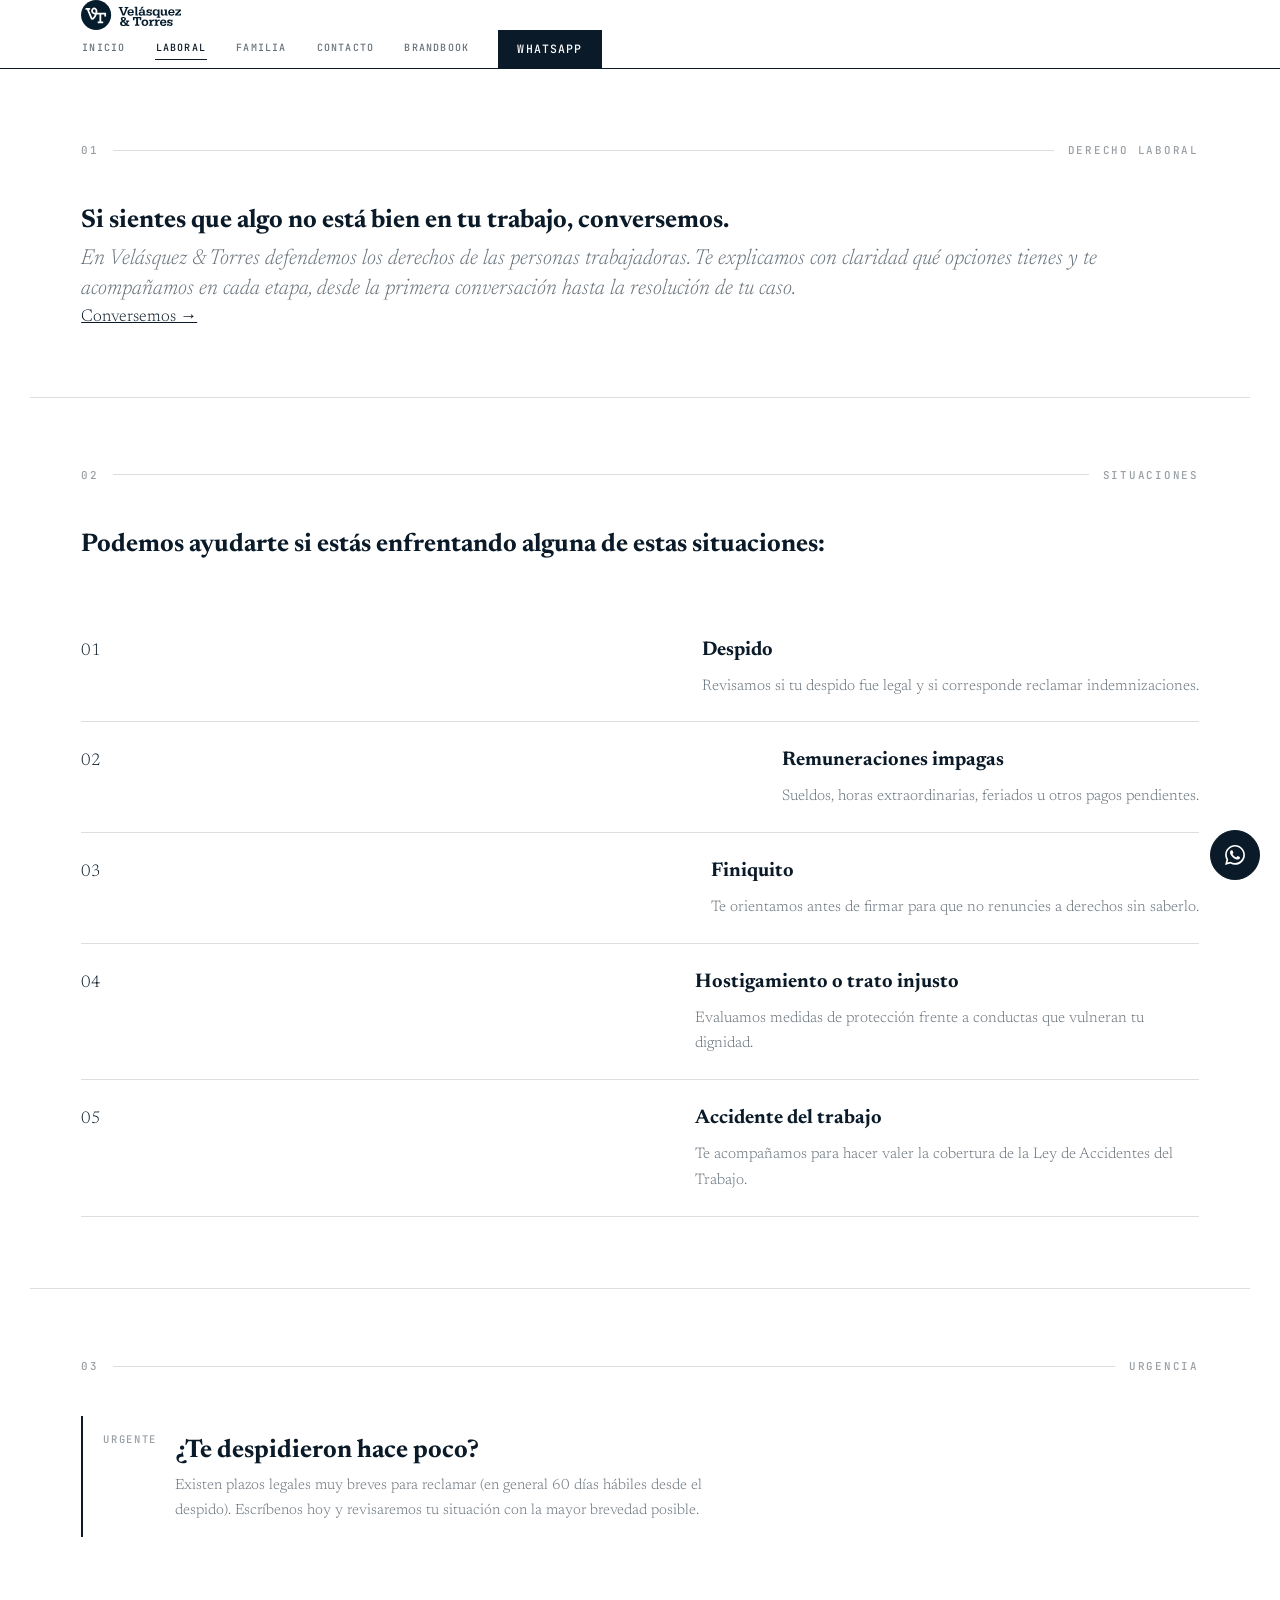
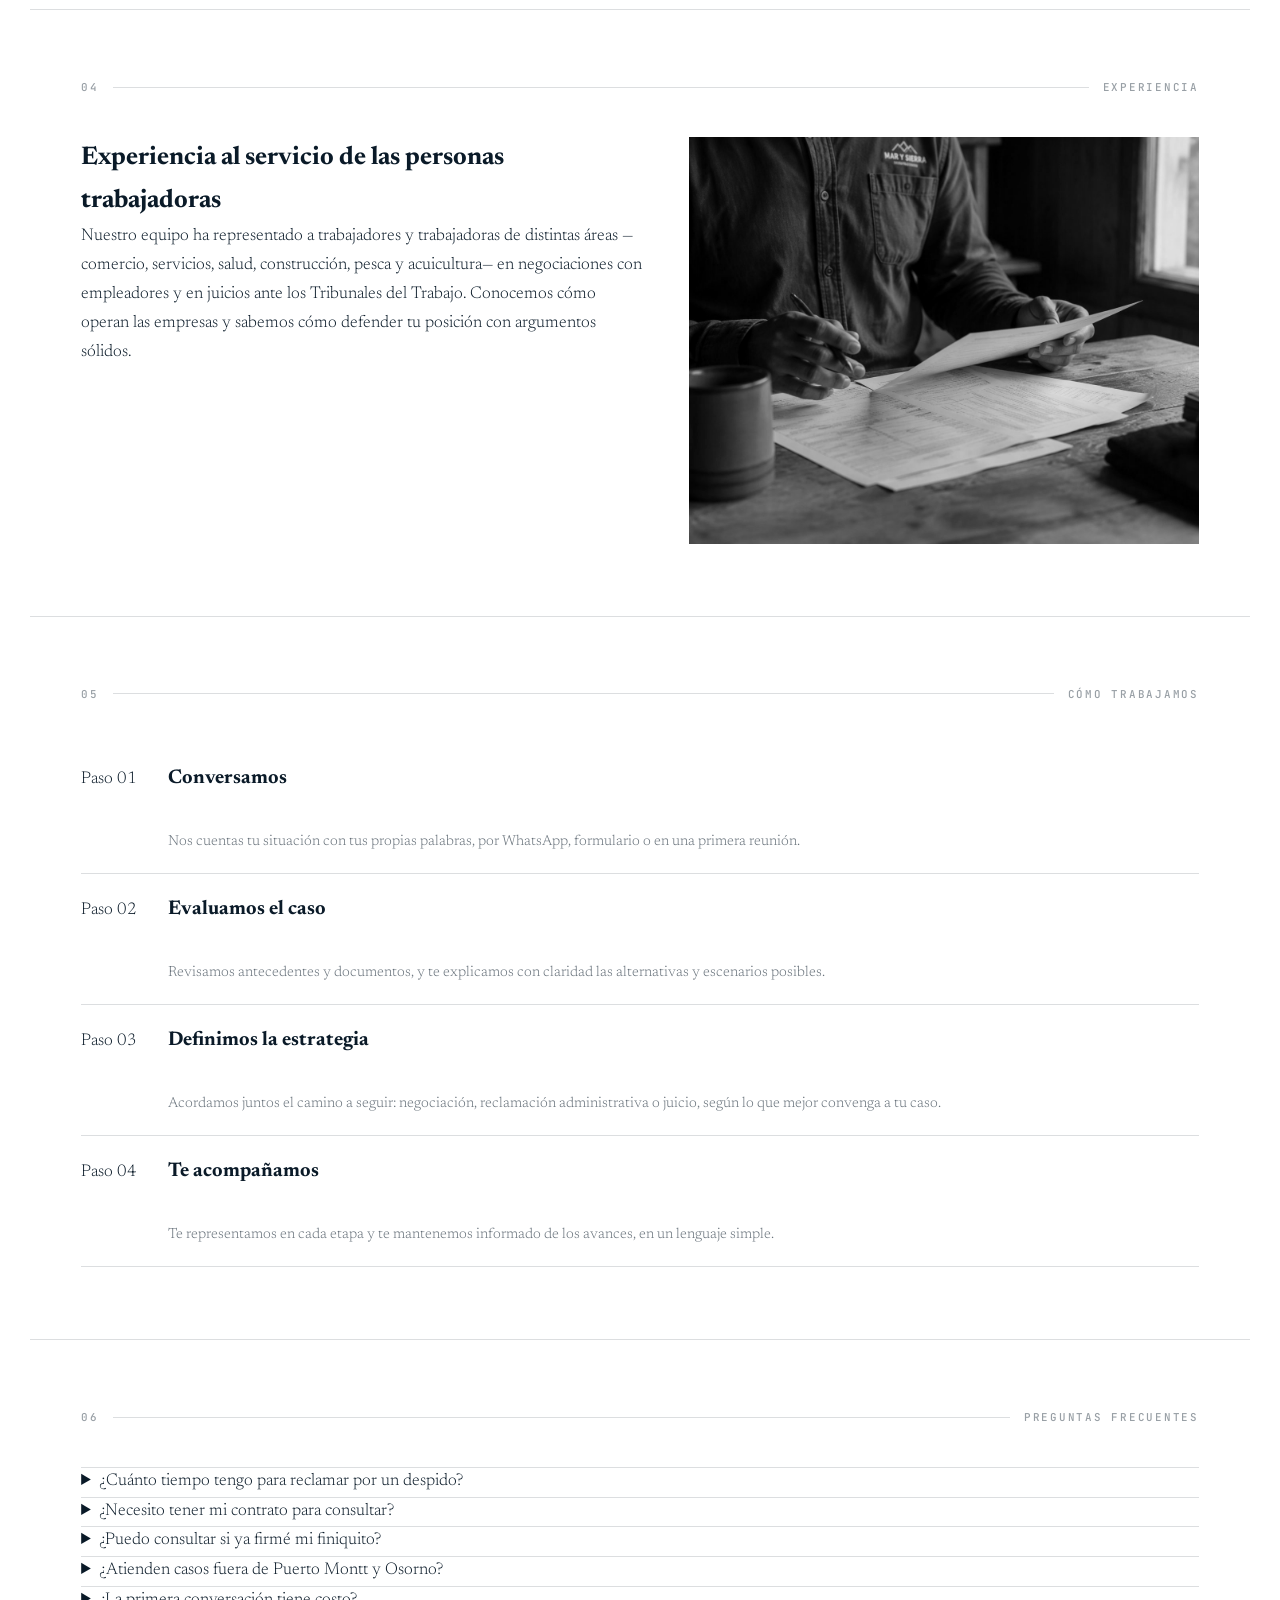
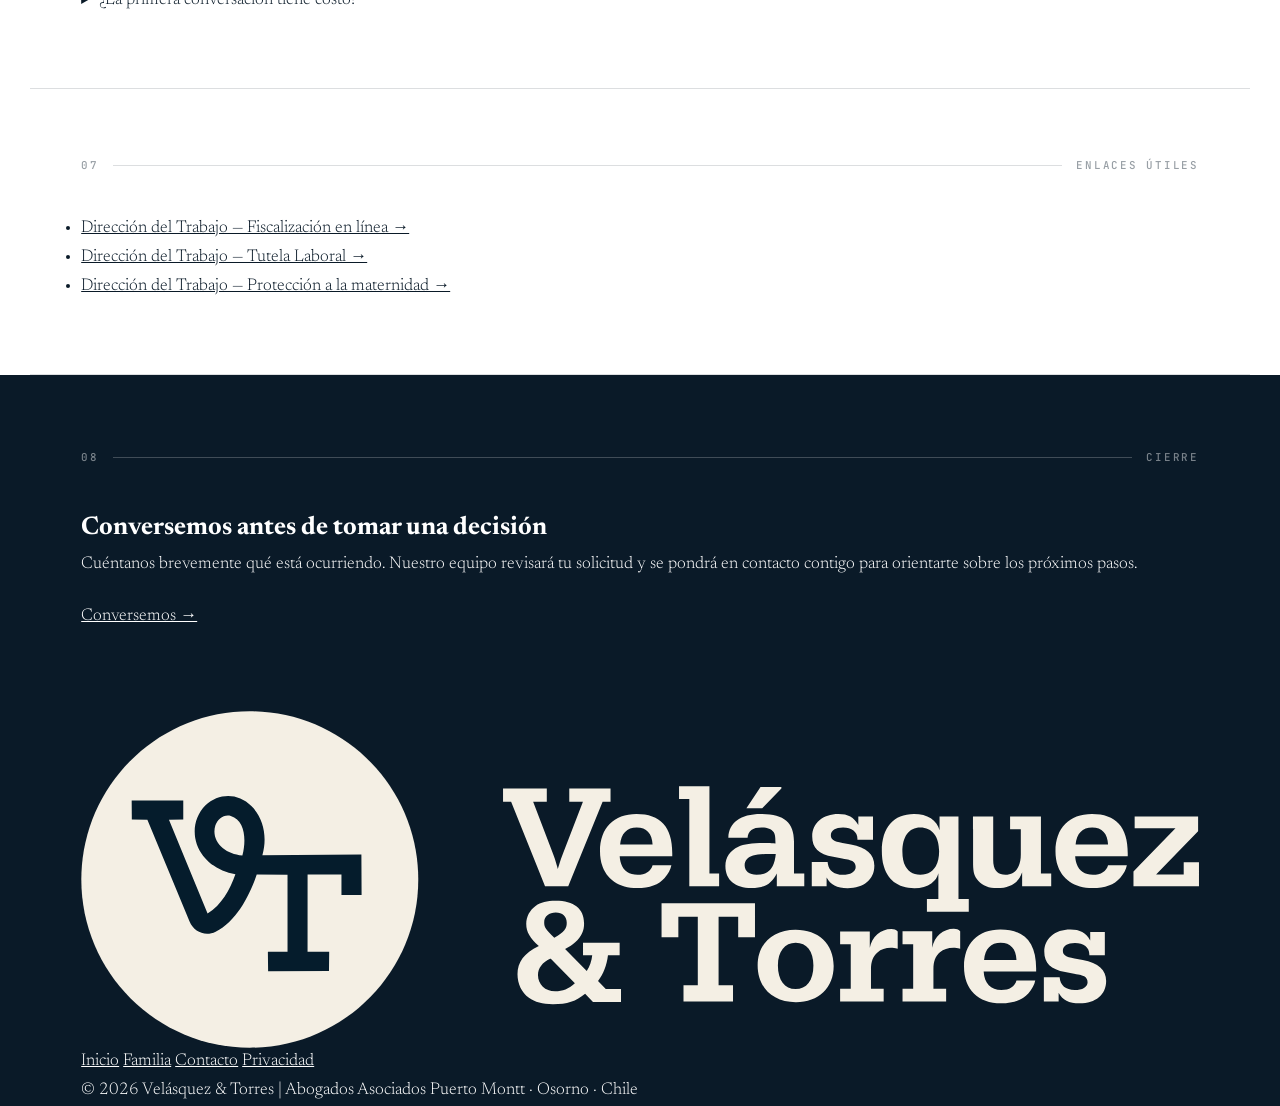
<file: laboral.html>
<!DOCTYPE html>
<html lang="es-CL">
<head>
<meta charset="UTF-8">
<meta name="viewport" content="width=device-width, initial-scale=1.0">
<title>Derecho Laboral | Velásquez &amp; Torres — Abogados Asociados</title>
<meta name="description" content="Defendemos los derechos de las personas trabajadoras: despidos, remuneraciones, finiquitos, tutela laboral y accidentes del trabajo. Puerto Montt, Osorno y online para todo Chile.">
<link rel="icon" type="image/svg+xml" href="assets/logo.svg">
<link rel="preconnect" href="https://fonts.googleapis.com">
<link rel="preconnect" href="https://fonts.gstatic.com" crossorigin>
<link href="https://fonts.googleapis.com/css2?family=Newsreader:ital,opsz,wght@0,6..72,300;0,6..72,400;1,6..72,300&family=JetBrains+Mono:wght@400;500&display=swap" rel="stylesheet">
<link rel="stylesheet" href="css/styles.css">
</head>
<body>

<header class="site-header">
  <div class="wrap nav-wrap">
    <a class="brand" href="index.html">
      <img src="assets/logo.svg" alt="Velásquez &amp; Torres | Abogados Asociados">
    </a>
    <nav class="nav" aria-label="Principal">
      <a href="index.html">Inicio</a>
      <a href="laboral.html" aria-current="page">Laboral</a>
      <a href="familia.html">Familia</a>
      <a href="index.html#contacto">Contacto</a>
      <a href="brandbook/index.html">Brandbook</a>
      <a class="btn-wa" href="https://wa.me/56900000000?text=Hola%2C%20me%20gustar%C3%ADa%20contarles%20mi%20caso%20laboral." target="_blank" rel="noopener">WhatsApp</a>
    </nav>
    <button class="menu-toggle" aria-label="Abrir menú" aria-expanded="false">
      <span></span><span></span>
    </button>
  </div>
  <div class="mobile-menu" aria-label="Menú móvil">
    <a href="index.html">Inicio <span>01</span></a>
    <a href="laboral.html" aria-current="page">Laboral <span>02</span></a>
    <a href="familia.html">Familia <span>03</span></a>
    <a href="index.html#contacto">Contacto <span>04</span></a>
    <a href="brandbook/index.html">Brandbook <span>05</span></a>
    <a class="btn-wa" href="https://wa.me/56900000000?text=Hola%2C%20me%20gustar%C3%ADa%20contarles%20mi%20caso%20laboral." target="_blank" rel="noopener">WhatsApp</a>
  </div>
</header>

<main>

  <!-- 01 · HERO -->
  <section class="wrap hero">
    <div class="hero-main">
      <p class="sec-head"><span>01</span><span class="rule"></span><span>Derecho Laboral</span></p>
      <h1 class="reveal">Si sientes que algo no está bien en tu trabajo, conversemos.</h1>
      <p class="lede reveal">En Velásquez &amp; Torres defendemos los derechos de las personas trabajadoras. Te explicamos con claridad qué opciones tienes y te acompañamos en cada etapa, desde la primera conversación hasta la resolución de tu caso.</p>
      <div class="hero-actions reveal">
        <a class="link-arrow" href="index.html#contacto">Conversemos &rarr;</a>
      </div>
    </div>
  </section>

  <!-- 02 · SITUACIONES -->
  <section class="wrap row-sec">
    <p class="sec-head"><span>02</span><span class="rule"></span><span>Situaciones</span></p>
    <h2 class="reveal" style="margin-bottom:clamp(26px,3.6vw,44px)">Podemos ayudarte si estás enfrentando alguna de estas situaciones:</h2>
    <div class="idx-list reveal">
      <div class="idx-item"><span class="idx-num">01</span><div><h3>Despido</h3><p>Revisamos si tu despido fue legal y si corresponde reclamar indemnizaciones.</p></div></div>
      <div class="idx-item"><span class="idx-num">02</span><div><h3>Remuneraciones impagas</h3><p>Sueldos, horas extraordinarias, feriados u otros pagos pendientes.</p></div></div>
      <div class="idx-item"><span class="idx-num">03</span><div><h3>Finiquito</h3><p>Te orientamos antes de firmar para que no renuncies a derechos sin saberlo.</p></div></div>
      <div class="idx-item"><span class="idx-num">04</span><div><h3>Hostigamiento o trato injusto</h3><p>Evaluamos medidas de protección frente a conductas que vulneran tu dignidad.</p></div></div>
      <div class="idx-item"><span class="idx-num">05</span><div><h3>Accidente del trabajo</h3><p>Te acompañamos para hacer valer la cobertura de la Ley de Accidentes del Trabajo.</p></div></div>
    </div>
  </section>

  <!-- 03 · URGENCIA -->
  <section class="wrap row-sec">
    <p class="sec-head"><span>03</span><span class="rule"></span><span>Urgencia</span></p>
    <div class="urgent reveal">
      <span class="tag">Urgente</span>
      <div>
        <h2>¿Te despidieron hace poco?</h2>
        <p>Existen plazos legales muy breves para reclamar (en general 60 días hábiles desde el despido). Escríbenos hoy y revisaremos tu situación con la mayor brevedad posible.</p>
      </div>
    </div>
  </section>

  <!-- 04 · EXPERIENCIA -->
  <section class="wrap row-sec">
    <p class="sec-head"><span>04</span><span class="rule"></span><span>Experiencia</span></p>
    <div class="split">
      <div class="split-body">
        <h2 class="reveal">Experiencia al servicio de las personas trabajadoras</h2>
        <p class="reveal">Nuestro equipo ha representado a trabajadores y trabajadoras de distintas áreas —comercio, servicios, salud, construcción, pesca y acuicultura— en negociaciones con empleadores y en juicios ante los Tribunales del Trabajo. Conocemos cómo operan las empresas y sabemos cómo defender tu posición con argumentos sólidos.</p>
      </div>
      <figure class="media reveal">
        <img src="assets/laboral.jpg" alt="Persona trabajadora revisando sus documentos laborales" loading="lazy">
      </figure>
    </div>
  </section>

  <!-- 05 · CÓMO TRABAJAMOS -->
  <section class="wrap row-sec">
    <p class="sec-head"><span>05</span><span class="rule"></span><span>Cómo trabajamos</span></p>
    <div class="steps reveal">
      <div class="step">
        <span class="step-num">Paso 01</span>
        <h3>Conversamos</h3>
        <p>Nos cuentas tu situación con tus propias palabras, por WhatsApp, formulario o en una primera reunión.</p>
      </div>
      <div class="step">
        <span class="step-num">Paso 02</span>
        <h3>Evaluamos el caso</h3>
        <p>Revisamos antecedentes y documentos, y te explicamos con claridad las alternativas y escenarios posibles.</p>
      </div>
      <div class="step">
        <span class="step-num">Paso 03</span>
        <h3>Definimos la estrategia</h3>
        <p>Acordamos juntos el camino a seguir: negociación, reclamación administrativa o juicio, según lo que mejor convenga a tu caso.</p>
      </div>
      <div class="step">
        <span class="step-num">Paso 04</span>
        <h3>Te acompañamos</h3>
        <p>Te representamos en cada etapa y te mantenemos informado de los avances, en un lenguaje simple.</p>
      </div>
    </div>
  </section>

  <!-- 06 · PREGUNTAS FRECUENTES -->
  <section class="wrap row-sec">
    <p class="sec-head"><span>06</span><span class="rule"></span><span>Preguntas frecuentes</span></p>
    <div class="faq-list">
      <details class="faq reveal">
        <summary>¿Cuánto tiempo tengo para reclamar por un despido?</summary>
        <p>En general, 60 días hábiles desde la separación del cargo. Por eso es importante actuar pronto.</p>
      </details>
      <details class="faq reveal">
        <summary>¿Necesito tener mi contrato para consultar?</summary>
        <p>No es indispensable. Si lo tienes, ayuda; pero podemos partir con lo que recuerdes y luego reunir los antecedentes.</p>
      </details>
      <details class="faq reveal">
        <summary>¿Puedo consultar si ya firmé mi finiquito?</summary>
        <p>Depende del contenido y de cómo se firmó. Revisamos el documento y te decimos con honestidad si hay acciones disponibles.</p>
      </details>
      <details class="faq reveal">
        <summary>¿Atienden casos fuera de Puerto Montt y Osorno?</summary>
        <p>Sí. Atendemos online a personas de todo Chile y evaluamos la representación presencial según el tribunal competente.</p>
      </details>
      <details class="faq reveal">
        <summary>¿La primera conversación tiene costo?</summary>
        <p>Es breve y sin costo. Si tu caso requiere una evaluación más profunda, te lo indicamos con transparencia antes de generar cualquier cobro.</p>
      </details>
    </div>
  </section>

  <!-- 07 · ENLACES ÚTILES -->
  <section class="wrap row-sec">
    <p class="sec-head"><span>07</span><span class="rule"></span><span>Enlaces útiles</span></p>
    <ul class="link-list reveal">
      <li><a href="https://www.dt.gob.cl/portal/1626/w3-propertyname-2558.html" target="_blank" rel="noopener">Dirección del Trabajo — Fiscalización en línea &rarr;</a></li>
      <li><a href="https://www.dt.gob.cl/portal/1626/w3-article-125086.html" target="_blank" rel="noopener">Dirección del Trabajo — Tutela Laboral &rarr;</a></li>
      <li><a href="https://www.dt.gob.cl/portal/1626/w3-article-126452.html" target="_blank" rel="noopener">Dirección del Trabajo — Protección a la maternidad &rarr;</a></li>
    </ul>
  </section>

  <!-- 08 · CIERRE (OSCURO) -->
  <section class="dark-row">
    <div class="wrap">
      <p class="sec-head"><span>08</span><span class="rule"></span><span>Cierre</span></p>
      <h2 class="reveal">Conversemos antes de tomar una decisión</h2>
      <p class="reveal">Cuéntanos brevemente qué está ocurriendo. Nuestro equipo revisará tu solicitud y se pondrá en contacto contigo para orientarte sobre los próximos pasos.</p>
      <div class="link-wrap reveal">
        <a class="link-serial" href="https://wa.me/56900000000?text=Hola%2C%20me%20gustar%C3%ADa%20contarles%20mi%20caso%20laboral." target="_blank" rel="noopener">Conversemos &rarr;</a>
      </div>
    </div>
  </section>

</main>

<footer class="site-footer">
  <div class="wrap footer-grid">
    <img src="assets/logo-cream.svg" alt="Velásquez &amp; Torres | Abogados Asociados">
    <nav aria-label="Pie de página">
      <a href="index.html">Inicio</a>
      <a href="familia.html">Familia</a>
      <a href="index.html#contacto">Contacto</a>
      <a href="#">Privacidad</a>
    </nav>
  </div>
  <div class="wrap footer-base">
    <span>&copy; 2026 Velásquez &amp; Torres | Abogados Asociados</span>
    <span>Puerto Montt · Osorno · Chile</span>
  </div>
</footer>

<a class="wa-float" href="https://wa.me/56900000000?text=Hola%2C%20me%20gustar%C3%ADa%20contarles%20mi%20caso%20laboral." target="_blank" rel="noopener" aria-label="Conversar por WhatsApp">
  <svg viewBox="0 0 24 24" fill="currentColor" aria-hidden="true"><path d="M12.04 2c-5.46 0-9.91 4.45-9.91 9.91 0 1.75.46 3.45 1.32 4.95L2.05 22l5.25-1.38c1.45.79 3.08 1.21 4.74 1.21 5.46 0 9.91-4.45 9.91-9.91S17.5 2 12.04 2zm0 18.03c-1.48 0-2.93-.4-4.2-1.15l-.3-.18-3.12.82.83-3.04-.2-.31a8.26 8.26 0 0 1-1.26-4.38c0-4.54 3.7-8.24 8.25-8.24 4.54 0 8.24 3.7 8.24 8.24 0 4.55-3.7 8.24-8.24 8.24zm4.52-6.16c-.25-.12-1.47-.72-1.69-.81-.23-.08-.39-.12-.56.13-.16.24-.64.8-.78.97-.14.16-.29.18-.54.06-.25-.12-1.05-.39-2-1.23-.74-.66-1.23-1.47-1.38-1.72-.14-.25-.02-.38.11-.51.11-.11.25-.29.37-.43.12-.14.16-.25.25-.41.08-.17.04-.31-.02-.43-.06-.12-.56-1.34-.76-1.84-.2-.48-.41-.42-.56-.43h-.48c-.17 0-.43.06-.66.31-.22.25-.86.85-.86 2.07 0 1.22.89 2.4 1.01 2.56.12.17 1.75 2.67 4.23 3.74.59.26 1.05.41 1.41.52.59.19 1.13.16 1.56.1.48-.07 1.47-.6 1.67-1.18.21-.58.21-1.07.14-1.18-.06-.1-.22-.16-.47-.28z"/></svg>
</a>

<script src="js/main.js" defer></script>
</body>
</html>
</file>
<file: css/styles.css>
/* ————————————————————————————————————————————————
   Velásquez & Torres — Dirección 1b · Retícula suiza
   Blanco puro, hairlines, columna de rótulos, mono + serif fina
   ———————————————————————————————————————————————— */
:root{
  --paper:#ffffff;
  --ink:#0a1a28;
  --ink-60:rgba(10,26,40,.62);
  --ink-40:rgba(10,26,40,.42);
  --line:rgba(10,26,40,.14);
  --line-strong:#0a1a28;
  --cream:#f2f0ea;
  --serif:'Newsreader',Georgia,serif;
  --mono:'JetBrains Mono',ui-monospace,Menlo,monospace;
  --wrap:1220px;
  --gutter:clamp(20px,4vw,56px);
  --label-col:190px;
  --sec-pad:clamp(44px,5.6vw,74px);
}
*{box-sizing:border-box;margin:0;padding:0}
html{scroll-behavior:smooth}
body{
  background:var(--paper);color:var(--ink);
  font:300 1.0625rem/1.7 var(--serif);
  -webkit-font-smoothing:antialiased;text-rendering:optimizeLegibility;
}
::selection{background:var(--ink);color:#fff}
img{display:block;max-width:100%}
a{color:inherit}
:focus-visible{outline:1.5px solid var(--ink);outline-offset:3px}

.wrap{max-width:var(--wrap);margin:0 auto;padding-inline:var(--gutter)}
.mono{font-family:var(--mono)}
.m-label{font:500 .625rem/1.7 var(--mono);letter-spacing:.16em;text-transform:uppercase;color:var(--ink-40)}
.display{font:300 clamp(2.3rem,5vw,3.9rem)/1.04 var(--serif);letter-spacing:-.02em}
.h2{font:300 clamp(1.5rem,2.8vw,2.1rem)/1.14 var(--serif);letter-spacing:-.01em}
.h3{font:400 clamp(1.05rem,1.7vw,1.3rem)/1.25 var(--serif)}
.lede{font:300 clamp(1.05rem,1.8vw,1.35rem)/1.4 var(--serif);font-style:italic;color:var(--ink-60)}
.body-text{color:var(--ink-60);max-width:58ch}
.body-text+p{margin-top:.9em}

/* ——— header ——— */
.site-header{
  position:sticky;top:0;z-index:50;background:var(--paper);
  border-bottom:1px solid var(--line-strong);
}
.header-in{display:flex;align-items:center;justify-content:space-between;gap:24px;padding-block:13px}
.brand img{height:30px;width:auto}
.nav{display:flex;align-items:center;gap:clamp(14px,2.2vw,30px)}
.nav a{
  font:500 .625rem/1 var(--mono);letter-spacing:.12em;text-transform:uppercase;
  text-decoration:none;color:var(--ink-60);padding:6px 1px;
  border-bottom:1px solid transparent;transition:color .2s ease,border-color .2s ease;
}
.nav a:hover{color:var(--ink);border-bottom-color:var(--ink)}
.nav a[aria-current]{color:var(--ink);border-bottom-color:var(--ink)}
.nav .btn-wa,.mobile-menu .btn-wa{
  display:inline-flex;align-items:center;justify-content:center;gap:.6em;
  font:500 .72rem/1 var(--mono);letter-spacing:.1em;text-transform:uppercase;
  text-decoration:none;color:#fff;background:var(--ink);
  border:1px solid var(--ink);padding:12px 18px;
  transition:background .2s ease,color .2s ease;white-space:nowrap;
}
.nav .btn-wa:hover,.mobile-menu .btn-wa:hover{background:transparent;color:var(--ink);border-bottom-color:var(--ink)}
.menu-toggle{display:none;background:none;border:0;cursor:pointer;font:400 1.15rem/1 var(--mono);color:var(--ink);padding:8px}

/* ——— botones y enlaces ——— */
.btn{
  display:inline-flex;align-items:center;gap:.7em;
  background:none;color:var(--ink);
  font:500 .68rem/1 var(--mono);letter-spacing:.1em;text-transform:uppercase;text-decoration:none;
  border:1px solid var(--ink);padding:13px 20px;cursor:pointer;
  transition:background .2s ease,color .2s ease;
}
.btn:hover{background:var(--ink);color:#fff}
.btn.solid{background:var(--ink);color:#fff}
.btn.solid:hover{background:transparent;color:var(--ink)}
.btn.light{border-color:#fff;color:#fff}
.btn.light:hover{background:#fff;color:var(--ink)}
.btn-note{font:400 .68rem/1.7 var(--mono);letter-spacing:.06em;color:var(--ink-40)}
.link-u{
  font:500 .68rem/1 var(--mono);letter-spacing:.1em;text-transform:uppercase;
  color:var(--ink);text-decoration:none;border-bottom:1px solid var(--ink);padding-bottom:3px;
  display:inline-block;transition:opacity .2s ease;
}
.link-u:hover{opacity:.55}

/* ——— héroe ——— */
.hero{padding-block:clamp(44px,6vw,84px) clamp(36px,5vw,64px);border-bottom:1px solid var(--line)}
.hero .m-label{margin-bottom:clamp(18px,2.6vw,30px)}
.hero .display{max-width:16ch}
.hero-grid{display:grid;grid-template-columns:1.3fr .85fr;gap:clamp(26px,4.5vw,72px);align-items:end;margin-top:clamp(24px,3.5vw,40px)}
.hero-side .lede{margin-bottom:20px}
.hero-cta{display:flex;flex-wrap:wrap;align-items:center;gap:16px;margin-top:24px}
.hero-media{margin-top:clamp(32px,4.5vw,56px);border-top:1px solid var(--line-strong);padding-top:clamp(14px,2vw,22px)}
.hero-media img{width:100%;aspect-ratio:21/8.5;object-fit:cover;filter:grayscale(1) contrast(1.02)}
.media-cap{display:flex;justify-content:space-between;gap:14px;font:400 .62rem/1.7 var(--mono);letter-spacing:.08em;color:var(--ink-40);padding-top:8px}

/* ——— filas de retícula ——— */
.row-sec{border-bottom:1px solid var(--line);padding-block:var(--sec-pad)}
.row-body>.h2{margin-bottom:clamp(18px,2.4vw,30px)}

/* rótulo de sección: número — regla — nombre */
.sec-head{
  display:flex;align-items:center;gap:14px;
  font:500 .68rem/1 var(--mono);letter-spacing:.16em;text-transform:uppercase;color:var(--ink-40);
  margin-bottom:clamp(26px,3.6vw,44px);
}
.sec-head .rule{flex:1;height:1px;background:var(--line)}
.sec-head .txt{white-space:nowrap}

/* ——— lista índice (áreas/materias) ——— */
.idx{border-top:1px solid var(--line)}
.idx-item{
  display:grid;grid-template-columns:1fr auto;gap:18px;align-items:baseline;
  padding:clamp(15px,2vw,22px) 0;border-bottom:1px solid var(--line);
  text-decoration:none;transition:padding-left .25s ease;
}
.idx-item:hover{padding-left:10px}
.idx-item .h3{font-size:clamp(1.35rem,2.4vw,1.7rem);font-weight:300;letter-spacing:-.01em}
.idx-item p{color:var(--ink-60);font-size:.95rem;margin-top:6px;max-width:56ch}
.idx-go{font:500 .62rem/1 var(--mono);letter-spacing:.1em;text-transform:uppercase;white-space:nowrap}

/* ——— diferenciadores ——— */
.diffs{display:grid;grid-template-columns:1fr 1fr;gap:clamp(20px,3vw,44px) clamp(24px,3.5vw,56px)}
.diff .m-label{display:block;margin-bottom:6px;color:var(--ink)}
.diff .h3{margin-bottom:4px}
.diff p{color:var(--ink-60);font-size:.92rem}

/* ——— split texto/imagen ——— */
.split{display:grid;grid-template-columns:1.05fr .95fr;gap:clamp(24px,3.5vw,56px);align-items:start}
.split img{width:100%;object-fit:cover;aspect-ratio:4/3.2;filter:grayscale(1) contrast(1.02)}
.split .body-text{margin-top:14px}
.split .link-u{margin-top:20px}

/* ——— equipo ——— */
.team{display:grid;grid-template-columns:1fr 1fr;gap:clamp(20px,3vw,48px)}
.member img{width:100%;aspect-ratio:4/4.4;object-fit:cover;filter:grayscale(1) contrast(1.04)}
.member .name{font:500 .72rem/1.6 var(--mono);letter-spacing:.14em;text-transform:uppercase;margin-top:12px}
.member .role{font:400 .62rem/1.6 var(--mono);letter-spacing:.1em;text-transform:uppercase;color:var(--ink-40)}
.member p{color:var(--ink-60);font-size:.92rem;margin-top:8px;max-width:46ch}

/* ——— proceso (lista numerada) ——— */
.steps-list{border-top:1px solid var(--line)}
.step{
  display:grid;grid-template-columns:auto 1fr auto;gap:clamp(14px,2.4vw,32px);align-items:baseline;
  padding:clamp(13px,1.8vw,19px) 0;border-bottom:1px solid var(--line);
}
.step .n{font:500 .68rem/1 var(--mono);color:var(--ink-40)}
.step .h3{font-weight:400}
.step p{grid-column:2;color:var(--ink-60);font-size:.9rem;margin-top:3px}

/* ——— FAQ ——— */
.faq{border-top:1px solid var(--line)}
.faq-item{border-bottom:1px solid var(--line)}
.faq-q{
  width:100%;background:none;border:0;cursor:pointer;text-align:left;
  display:flex;justify-content:space-between;align-items:baseline;gap:16px;
  padding:clamp(12px,1.8vw,18px) 0;
  font:400 clamp(1rem,1.6vw,1.2rem)/1.35 var(--serif);color:var(--ink);
}
.faq-q:hover{color:var(--ink-60)}
.faq-q .ic{font:300 1.15rem/1 var(--serif);flex:none;transition:transform .3s ease}
.faq-item.open .faq-q .ic{transform:rotate(45deg)}
.faq-a{display:grid;grid-template-rows:0fr;transition:grid-template-rows .32s ease}
.faq-item.open .faq-a{grid-template-rows:1fr}
.faq-a>div{overflow:hidden}
.faq-a p{color:var(--ink-60);font-size:.95rem;max-width:62ch;padding:0 0 16px}

/* ——— bloque oscuro ——— */
.dark-row{background:var(--ink);color:#fff;border-bottom:1px solid var(--ink);padding-block:calc(var(--sec-pad) + 6px)}
.dark-row .sec-head{color:rgba(255,255,255,.45)}
.dark-row .sec-head .rule{background:rgba(255,255,255,.22)}
.dark-row .h2{color:#fff;font-size:clamp(1.6rem,3vw,2.4rem);max-width:22ch}
.dark-row .body-text{color:rgba(255,255,255,.62);margin-top:12px}
.dark-row .btn{margin-top:22px}
.dark-row .btn-note{display:block;margin-top:12px;color:rgba(255,255,255,.45)}

/* ——— urgencia / callout lateral ——— */
.urgent{display:flex;gap:18px;border-left:2px solid var(--ink);padding:14px 0 14px 20px;max-width:70ch;margin-top:clamp(24px,3.4vw,38px)}
.urgent .tag{flex:none;font:500 .66rem/1.8 var(--mono);letter-spacing:.16em;text-transform:uppercase;color:var(--ink-40)}
.urgent .h3{margin-bottom:5px;font-size:1.12rem}
.urgent p{color:var(--ink-60);font-size:.92rem;max-width:62ch}

/* ——— trámites ——— */
.tramites a{
  display:flex;justify-content:space-between;align-items:baseline;gap:14px;
  padding:13px 0;border-bottom:1px solid var(--line);
  text-decoration:none;color:var(--ink-60);font-size:.95rem;
  transition:color .2s ease,padding-left .25s ease;
}
.tramites a:first-of-type{border-top:1px solid var(--line)}
.tramites a:hover{color:var(--ink);padding-left:7px}
.tramites .ext{font-family:var(--mono);font-size:.8em}

/* ——— formulario ——— */
.contact-grid{display:grid;grid-template-columns:.9fr 1.1fr;gap:clamp(24px,4vw,64px)}
.contact-meta img{height:40px;width:auto;margin-bottom:8px}
.contact-meta .tagline{font:300 1.05rem var(--serif);font-style:italic;color:var(--ink-60)}
.contact-list{font:500 .68rem/2.1 var(--mono);letter-spacing:.05em;color:var(--ink-60);margin-top:18px}
.contact-list b{color:var(--ink);font-weight:500}
.form{display:grid;grid-template-columns:1fr 1fr;gap:14px 12px;margin-top:16px}
.field{display:flex;flex-direction:column;gap:5px}
.field.full{grid-column:1/-1}
.field label{font:500 .6rem/1.6 var(--mono);letter-spacing:.12em;text-transform:uppercase;color:var(--ink-40)}
.field input,.field select,.field textarea{
  font:400 .78rem/1.6 var(--mono);letter-spacing:.02em;color:var(--ink);
  background:#fff;border:1px solid var(--line);padding:11px 12px;border-radius:0;appearance:none;
}
.field textarea{min-height:96px;resize:vertical}
.field input:focus,.field select:focus,.field textarea:focus{outline:none;border-color:var(--ink)}
.field select{
  background-image:url("data:image/svg+xml,%3Csvg xmlns='http://www.w3.org/2000/svg' width='10' height='6'%3E%3Cpath d='M1 1l4 4 4-4' stroke='%230a1a28' fill='none'/%3E%3C/svg%3E");
  background-repeat:no-repeat;background-position:right 10px center;
}
.consent{display:flex;gap:9px;align-items:flex-start;font:400 .68rem/1.7 var(--mono);color:var(--ink-40);grid-column:1/-1}
.consent input{margin-top:3px;accent-color:var(--ink)}
.form .btn{grid-column:1/-1;justify-self:start}
.form-ok{display:none;grid-column:1/-1;border:1px solid var(--ink);font:500 .72rem/1.7 var(--mono);padding:12px 14px}
.form.sent .form-ok{display:block}

/* ——— footer ——— */
.site-footer{background:var(--ink);color:#fff}
.footer-in{display:flex;flex-wrap:wrap;justify-content:space-between;align-items:center;gap:16px;padding-block:24px}
.footer-in img{height:26px;width:auto}
.footer-in nav{display:flex;gap:20px}
.footer-in a{font:500 .62rem/1 var(--mono);letter-spacing:.12em;text-transform:uppercase;text-decoration:none;color:rgba(255,255,255,.6)}
.footer-in a:hover{color:#fff}
.footer-legal{border-top:1px solid rgba(255,255,255,.14);font:400 .62rem/1.8 var(--mono);letter-spacing:.06em;color:rgba(255,255,255,.4);padding-block:13px;display:flex;justify-content:space-between;gap:12px;flex-wrap:wrap}

/* ——— WhatsApp ——— */
.wa-float{
  position:fixed;right:20px;bottom:20px;z-index:60;
  width:50px;height:50px;border-radius:50%;background:var(--ink);
  display:flex;align-items:center;justify-content:center;
  border:1px solid var(--ink);
  transition:background .2s ease;
}
.wa-float:hover{background:#fff}
.wa-float svg{width:24px;height:24px;fill:#fff;transition:fill .2s ease}
.wa-float:hover svg{fill:var(--ink)}

/* ——— reveals ——— */
[data-reveal]{opacity:0;transform:translateY(14px);transition:opacity .6s ease,transform .6s ease;transition-delay:var(--d,0s)}
[data-reveal].in{opacity:1;transform:none}
@media (prefers-reduced-motion:reduce){
  html{scroll-behavior:auto}
  *,*::before,*::after{transition:none!important}
  [data-reveal]{opacity:1;transform:none}
}

/* ——— menú móvil ——— */
.mobile-menu{
  position:fixed;inset:0;z-index:80;background:var(--paper);
  display:flex;flex-direction:column;padding:18px var(--gutter) 36px;
  transform:translateY(-102%);transition:transform .38s cubic-bezier(.22,.61,.36,1);
}
.mobile-menu.open{transform:none}
.mobile-menu .top{display:flex;justify-content:space-between;align-items:center;margin-bottom:44px}
.mobile-menu .top img{height:26px}
.mobile-menu nav{display:flex;flex-direction:column}
.mobile-menu nav a{
  font:300 clamp(1.6rem,6.5vw,2.3rem)/1.3 var(--serif);text-decoration:none;color:var(--ink);
  border-bottom:1px solid var(--line);padding-block:12px;display:flex;justify-content:space-between;align-items:baseline;
}
.mobile-menu nav a span{font:500 .62rem var(--mono);color:var(--ink-40)}
.mobile-menu .btn-wa{margin-top:auto;text-align:center;padding:14px}

/* ——— columna de metadatos (hero home) ——— */
.meta-col{display:flex;flex-direction:column;border-left:1px solid var(--line);padding-left:clamp(18px,2.4vw,26px);font:400 .7rem/1.9 var(--mono);letter-spacing:.05em;color:var(--ink)}
.meta-col .mg{display:flex;flex-direction:column;gap:3px;padding-block:14px;border-bottom:1px solid var(--line)}
.meta-col .mg:first-child{padding-top:0}
.meta-col .mg:last-child{border-bottom:0;padding-bottom:0}
.meta-col .mg .t{font:500 .62rem/1.7 var(--mono);letter-spacing:.16em;text-transform:uppercase;color:var(--ink-40)}

/* ——— responsive ——— */
@media (max-width:900px){
  .hero-grid{grid-template-columns:1fr;align-items:start}
  .split{grid-template-columns:1fr}
  .contact-grid{grid-template-columns:1fr}
  .meta-col{border-left:0;padding-left:0;border-top:1px solid var(--line);padding-top:6px}
}
@media (max-width:640px){
  .nav{display:none}
  .menu-toggle{display:block}
  .diffs,.team,.form{grid-template-columns:1fr}
  .hero-media img{aspect-ratio:16/10}
  .urgent{flex-direction:column;gap:6px}
  .idx-item{grid-template-columns:1fr}
  .idx-item .h3{font-size:1.35rem}
  .wa-float{width:46px;height:46px;right:14px;bottom:14px}
}

/* ——— enlace en fila oscura ——— */
.dark-row .link-u{color:#fff;border-color:rgba(255,255,255,.5)}
.dark-row .link-u:hover{opacity:.7}
.dark-row .link-wrap{margin-top:24px}

/* ——— franja de confianza (equipo) ——— */
.trust-strip{display:flex;flex-wrap:wrap;align-items:center;gap:clamp(16px,2.4vw,28px);margin-top:clamp(22px,3vw,34px);padding-top:clamp(18px,2.4vw,26px);border-top:1px solid var(--line)}
.trust-strip .faces{display:flex;flex:none}
.trust-strip .faces img{width:56px;height:56px;object-fit:cover;filter:grayscale(1) contrast(1.04)}
.trust-strip .faces img + img{border-left:1px solid var(--line)}
.trust-strip .who{font-size:.88rem;color:var(--ink-60);max-width:44ch}
.trust-strip .who b{color:var(--ink);font-weight:500}
.trust-strip .link-u{margin-left:auto}
@media (max-width:640px){.trust-strip .link-u{margin-left:0}}
</file>
